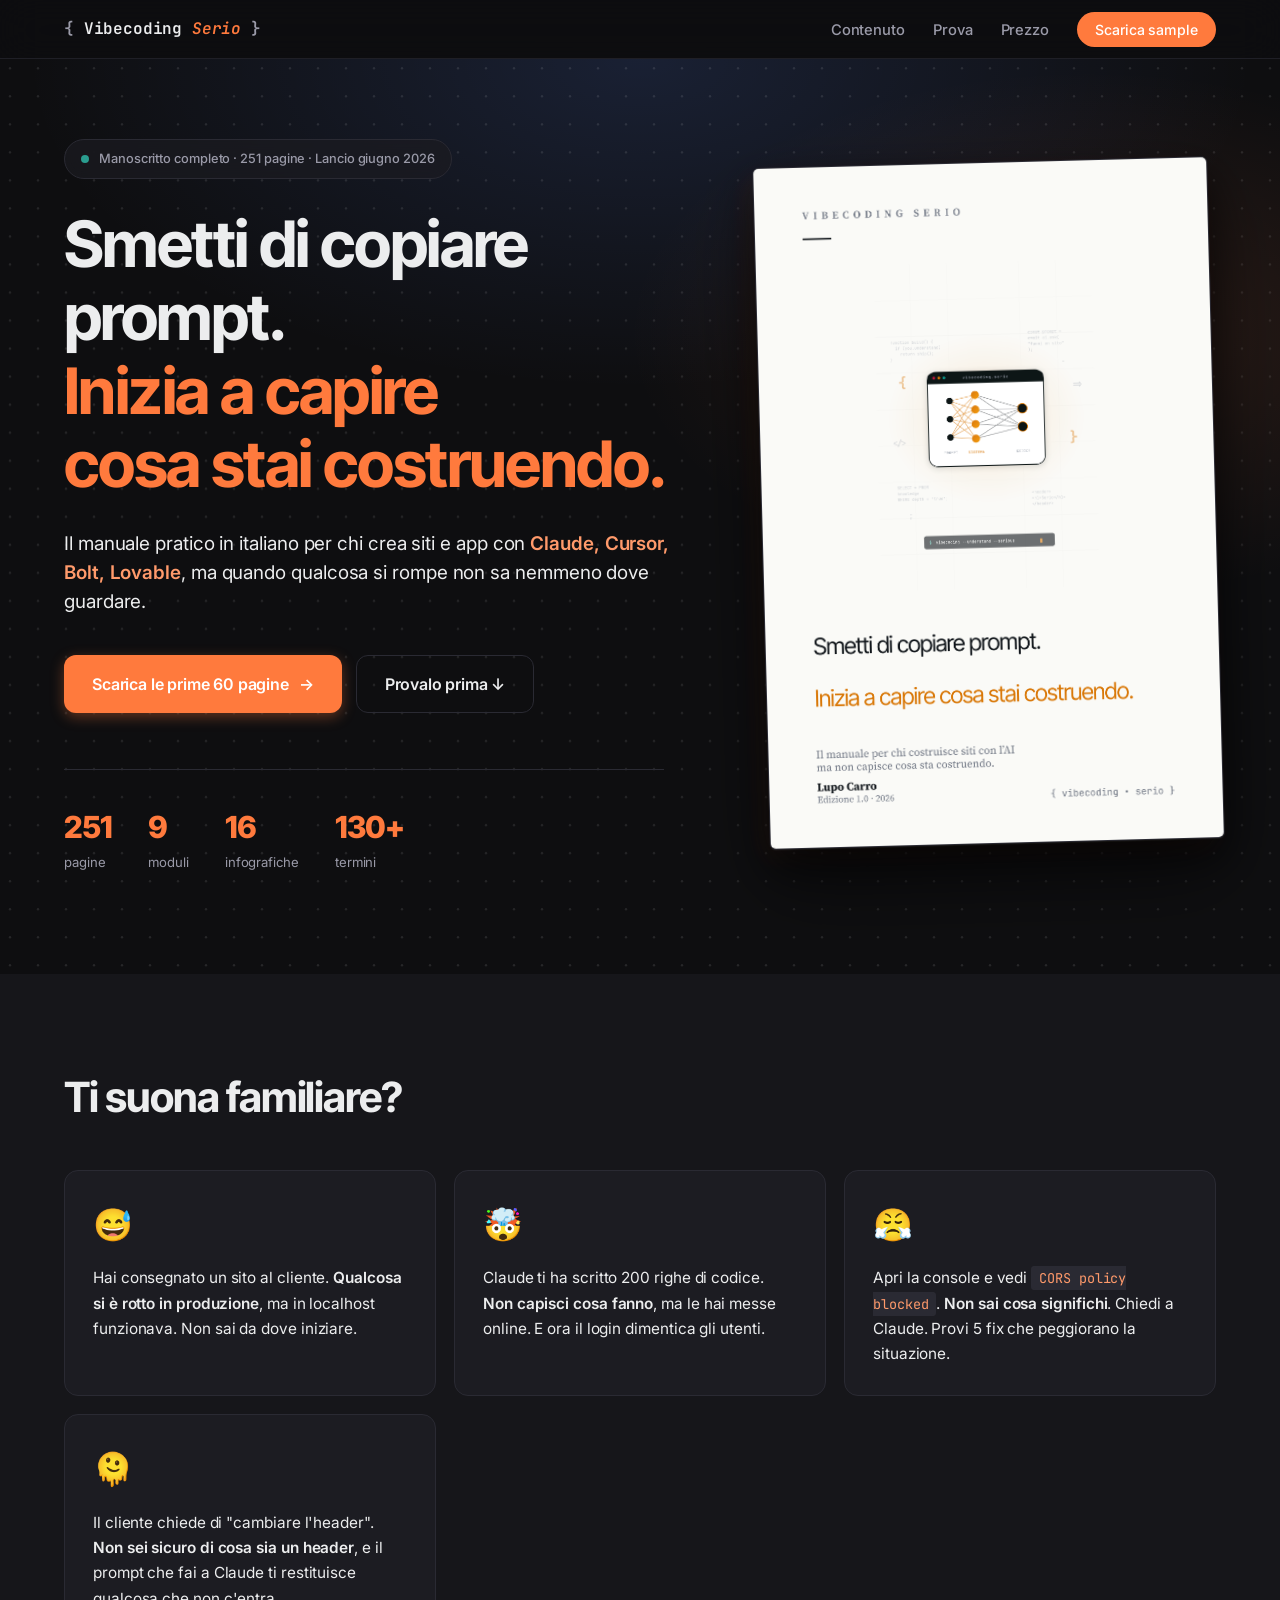
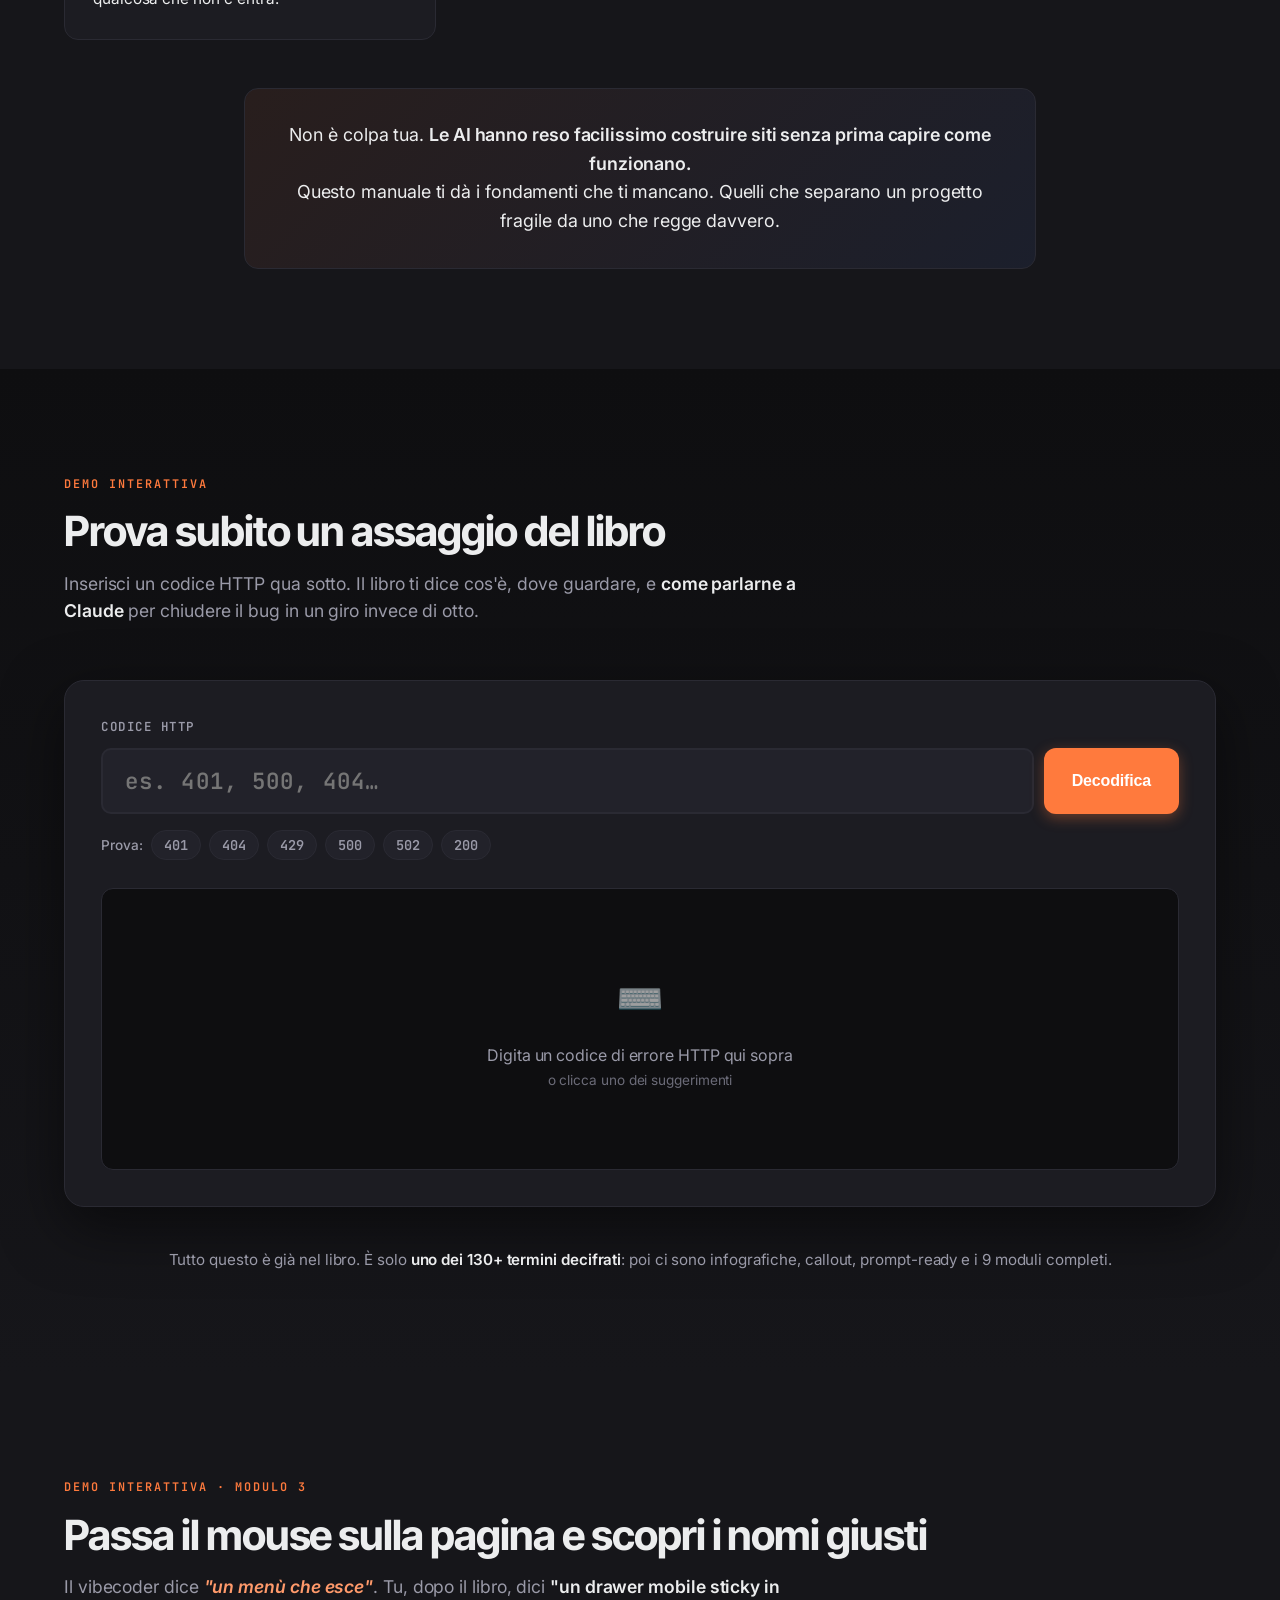
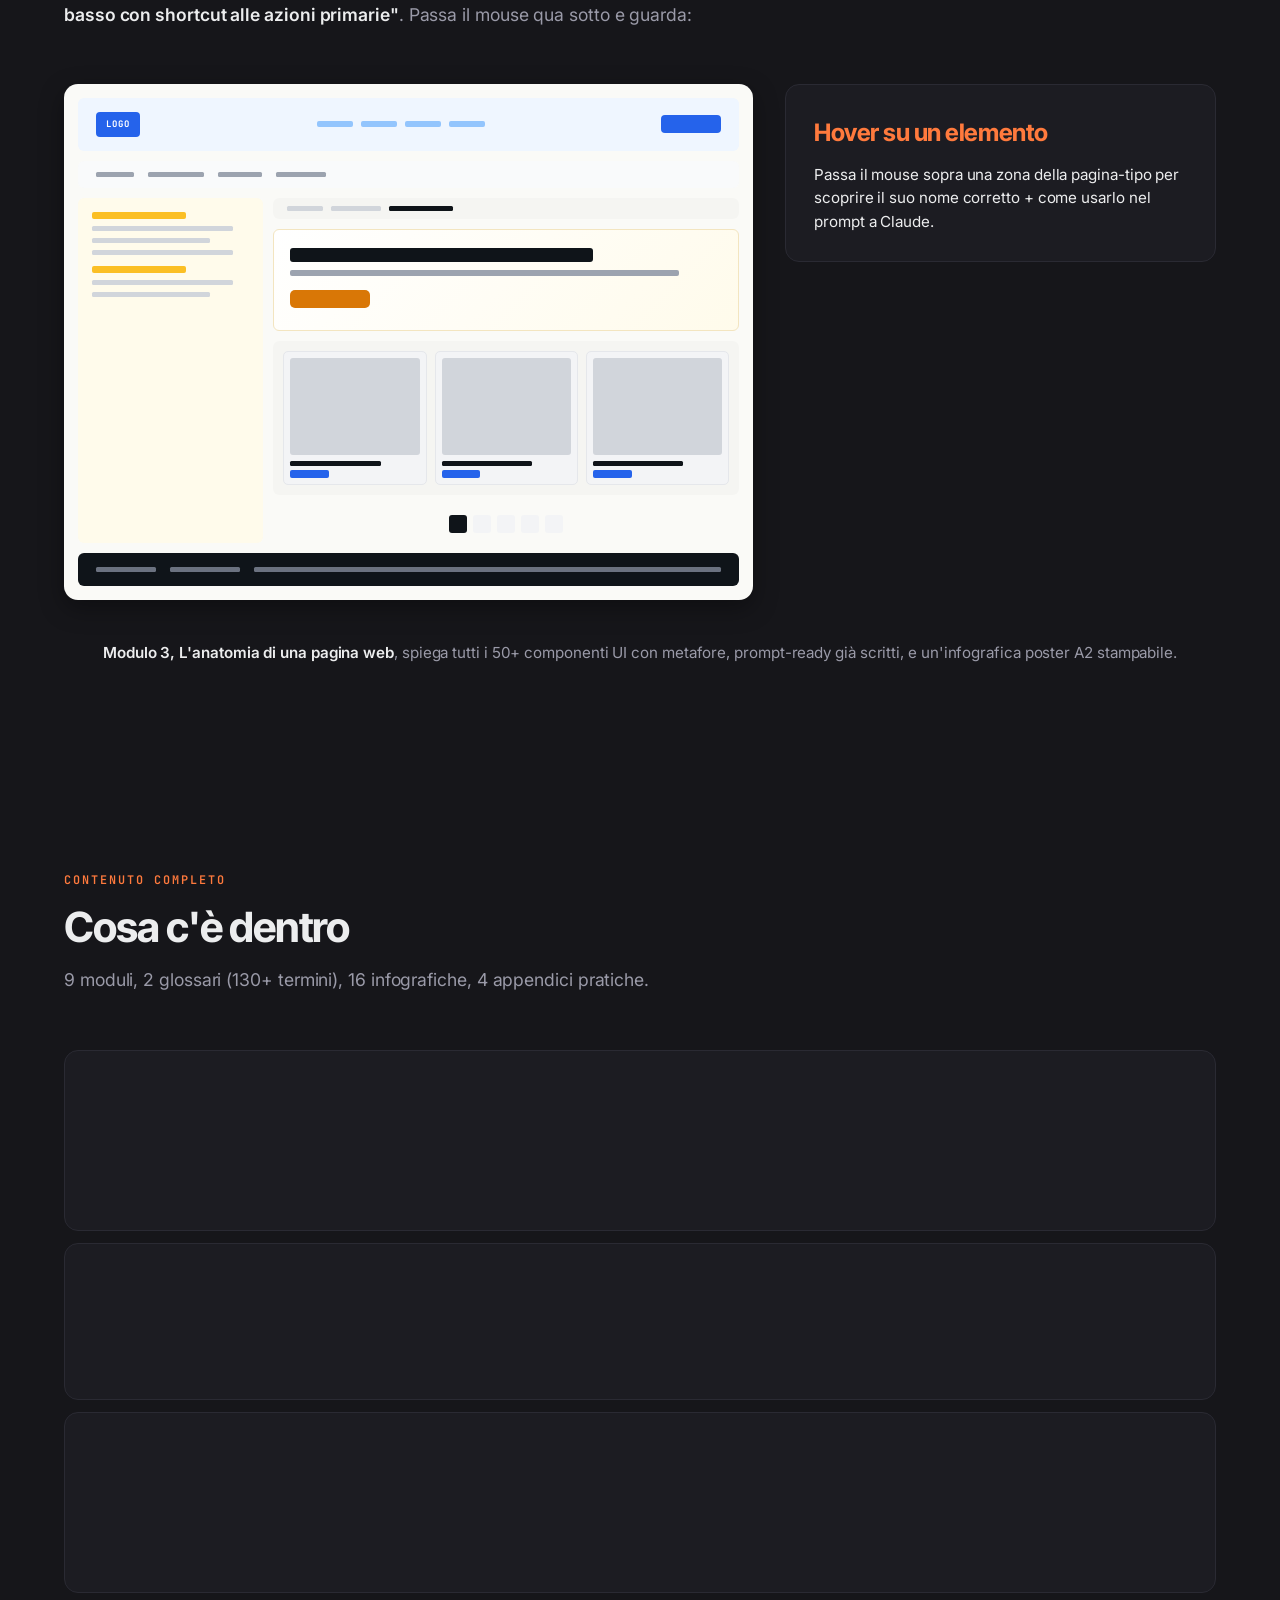
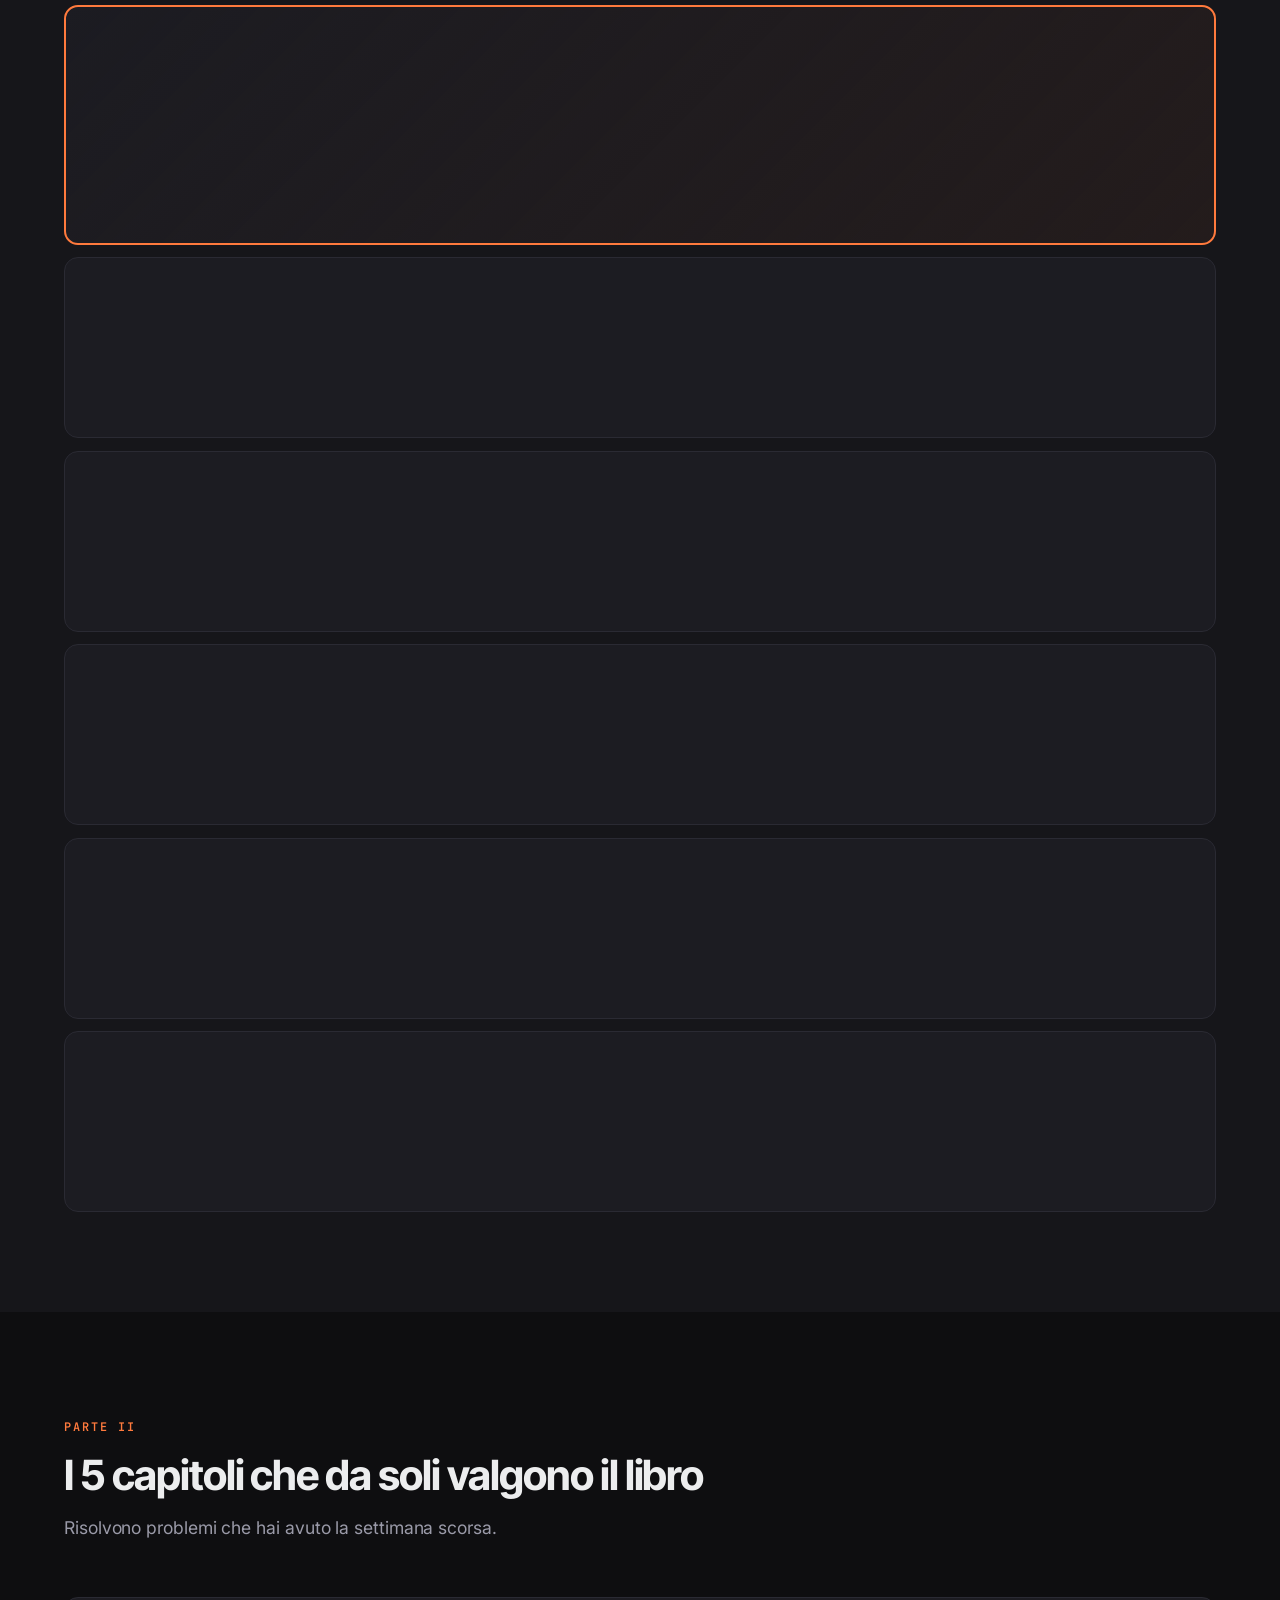
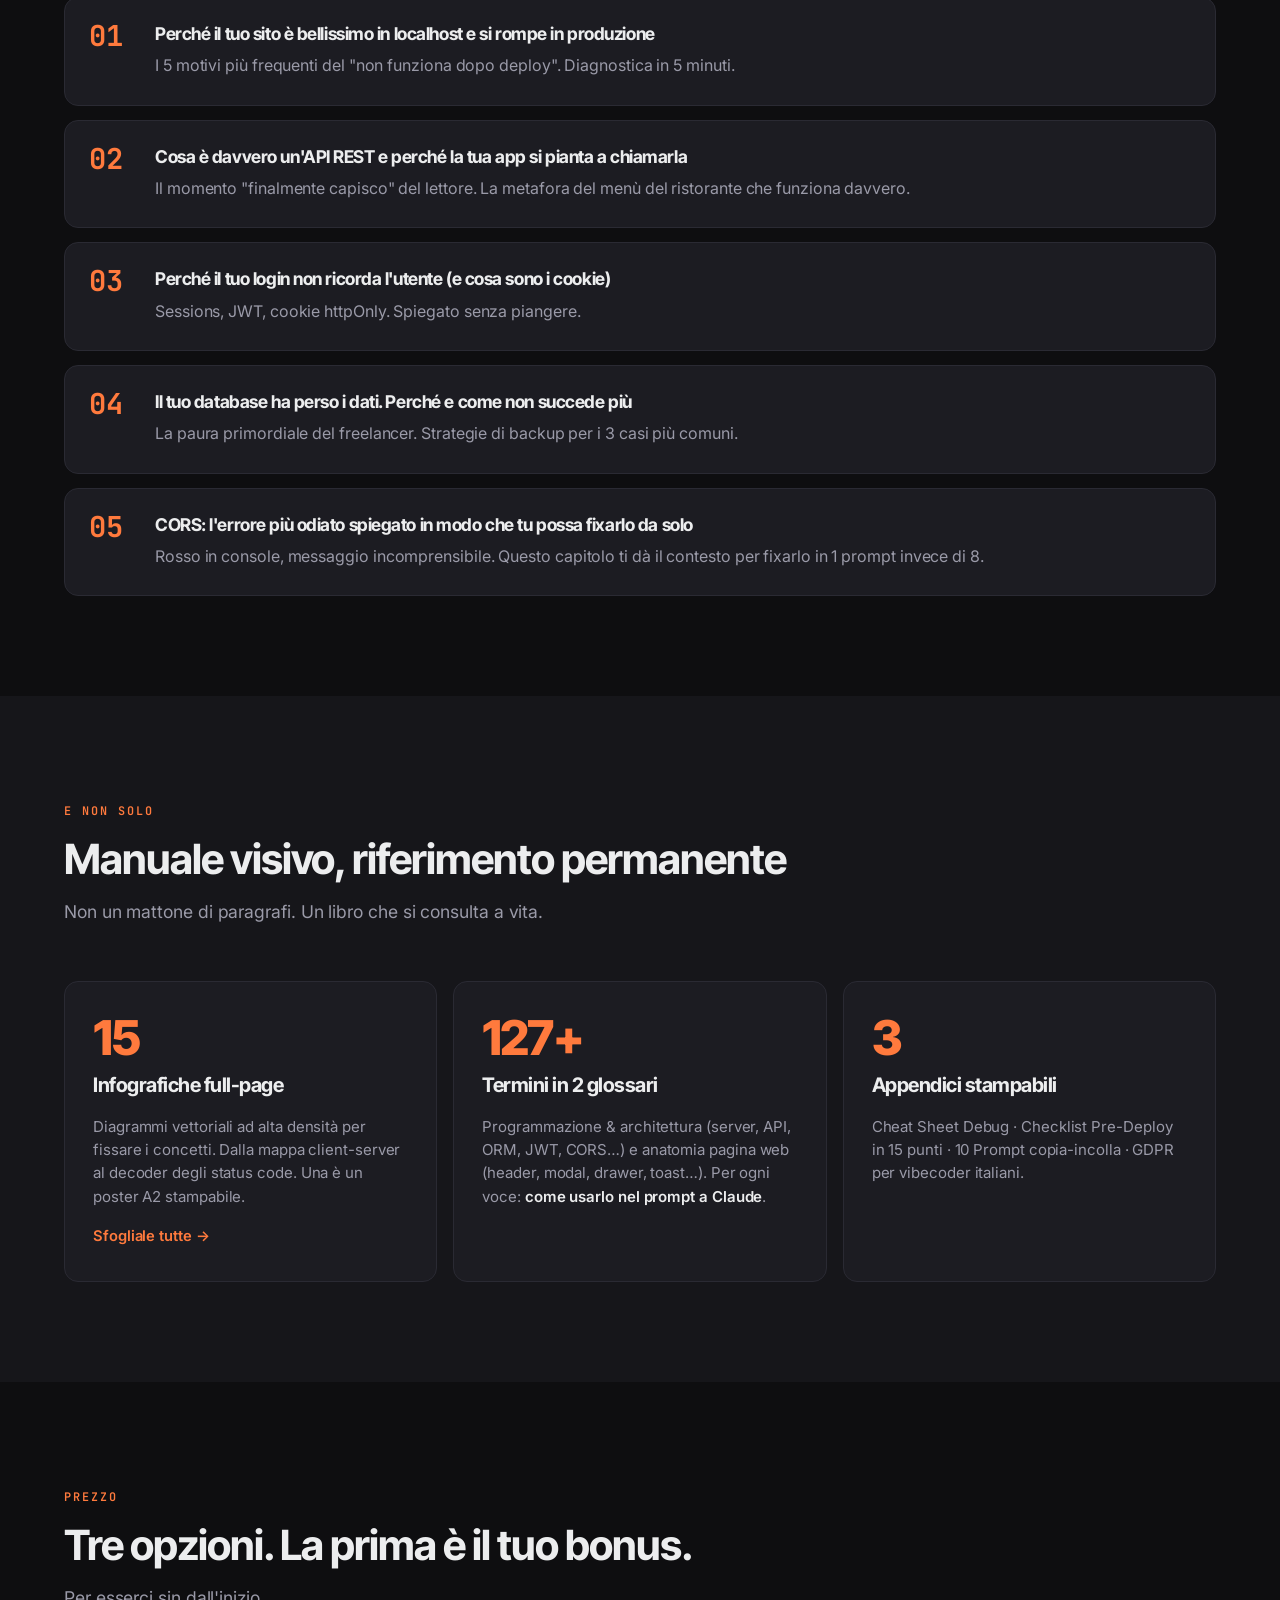
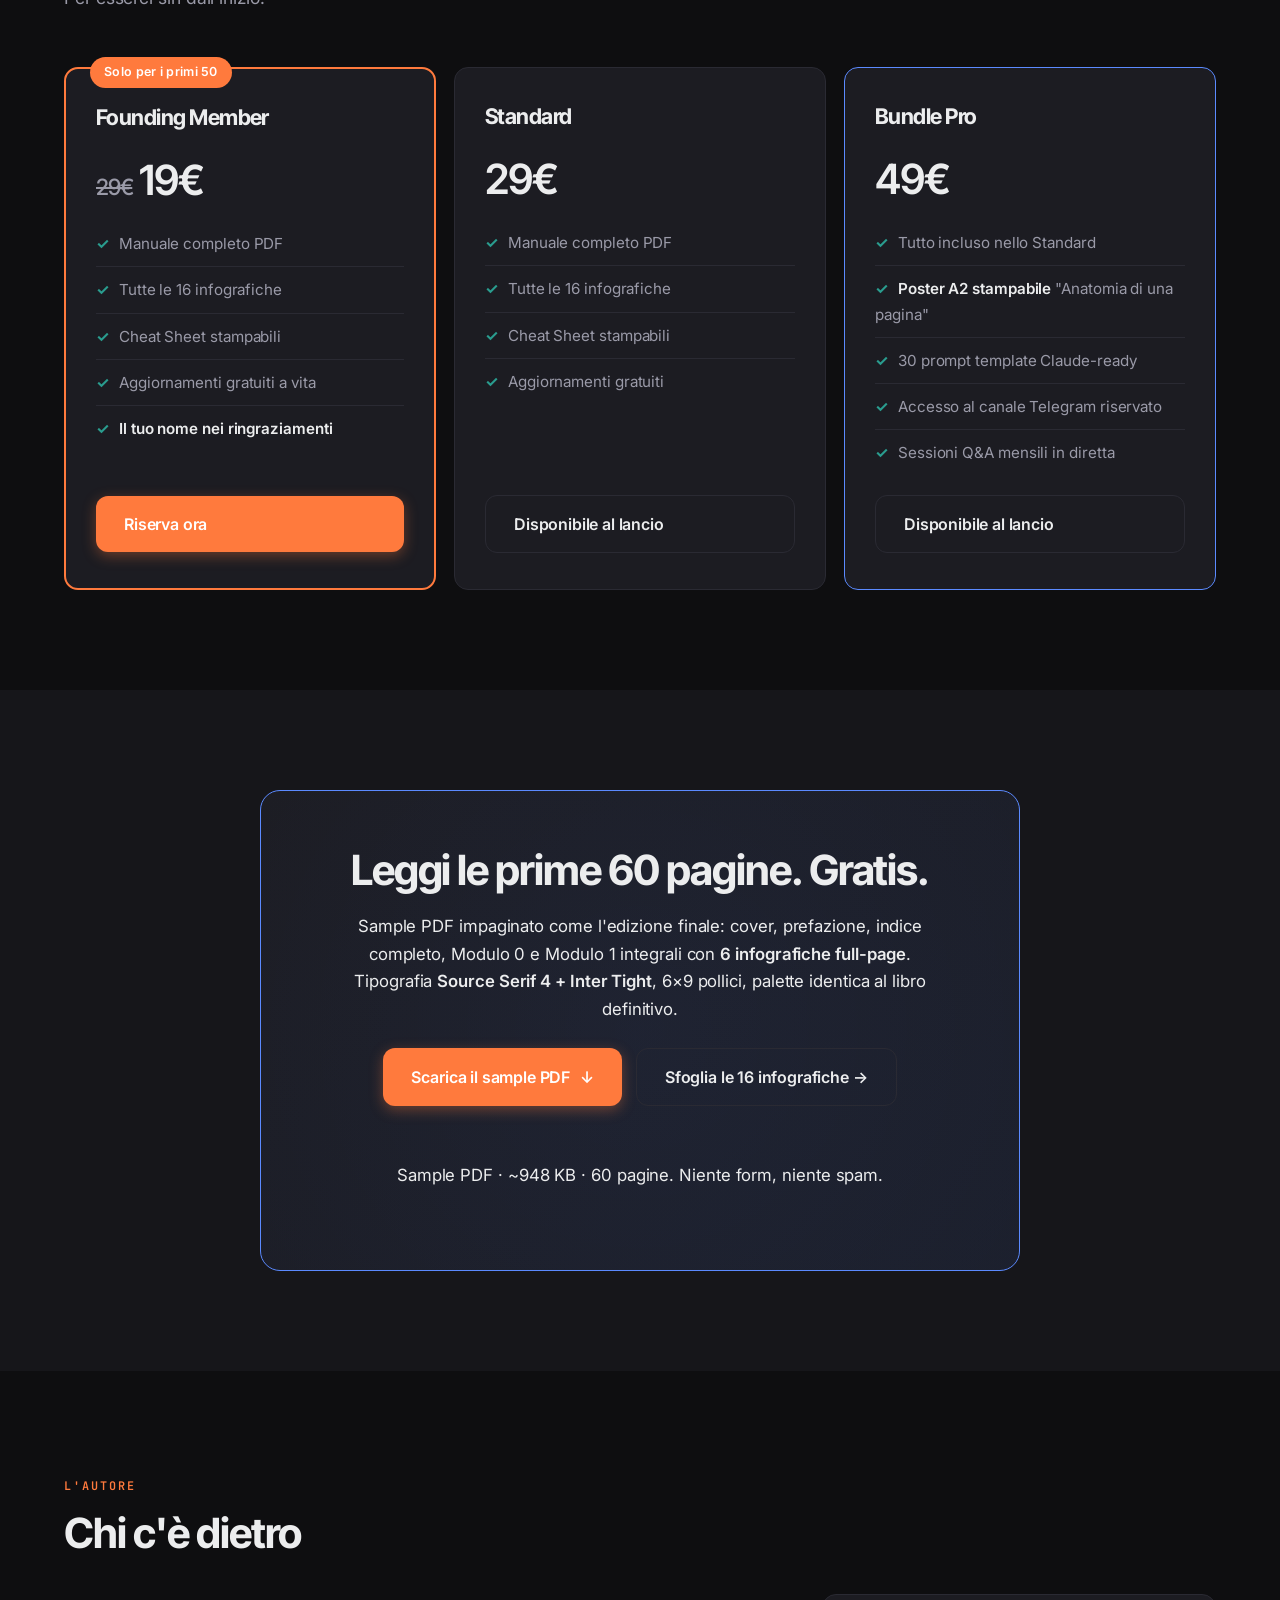
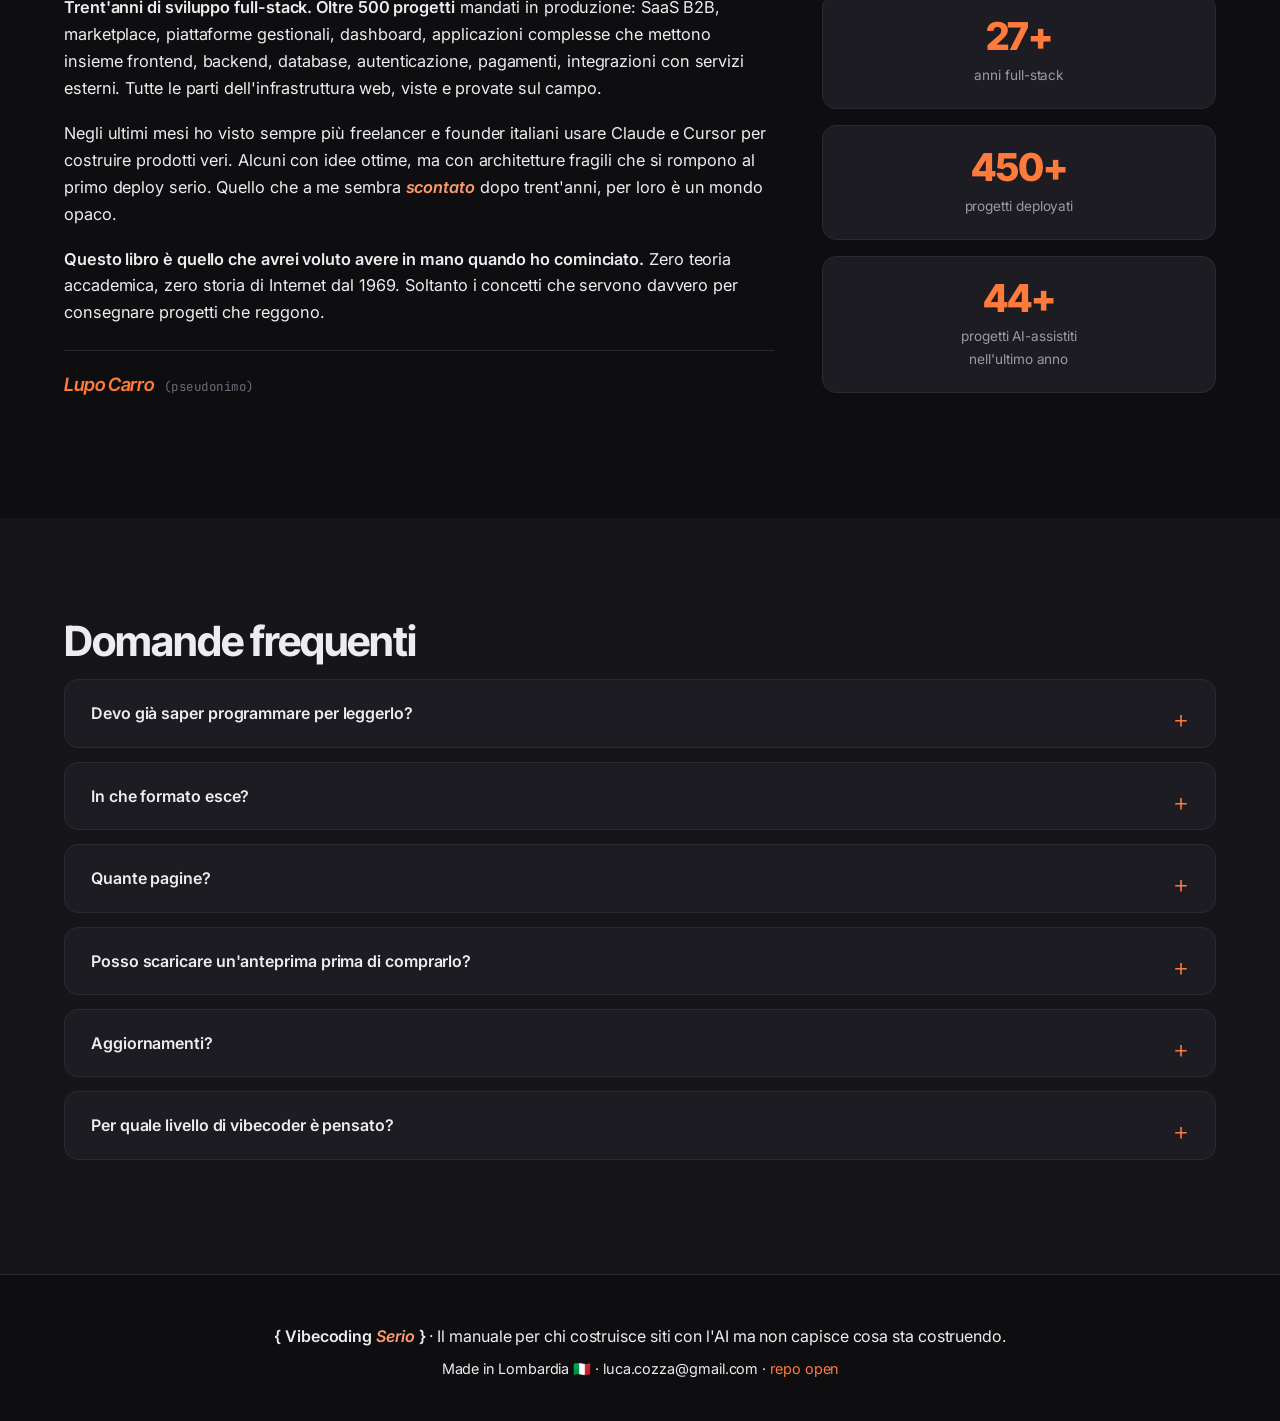
<file: landing/index.html>
<!DOCTYPE html>
<html lang="it">
<head>
  <meta charset="UTF-8">
  <meta name="viewport" content="width=device-width, initial-scale=1.0">
  <title>Vibecoding Serio — Il manuale per chi costruisce siti con l'AI</title>
  <meta name="description" content="Smetti di copiare prompt. Inizia a capire cosa stai costruendo. Il manuale pratico in italiano per freelancer e founder che usano Claude, Cursor, Bolt, Lovable.">
  <meta name="keywords" content="vibecoding, claude, cursor, bolt, lovable, sviluppo web italiano, fondamenti web, manuale programmazione AI">
  <meta property="og:title" content="Vibecoding Serio">
  <meta property="og:description" content="Il manuale per chi costruisce siti con l'AI ma non capisce cosa sta costruendo.">
  <meta property="og:type" content="website">
  <meta property="og:url" content="https://vibecodingserio.vibecanyon.com">
  <meta property="og:image" content="https://vibecodingserio.vibecanyon.com/book-cover.png">
  <link rel="preconnect" href="https://fonts.googleapis.com">
  <link rel="preconnect" href="https://fonts.gstatic.com" crossorigin>
  <link href="https://fonts.googleapis.com/css2?family=Inter+Tight:wght@400;500;600;700;800&family=Inter:wght@400;500;600;700&family=JetBrains+Mono:wght@400;500;600&display=swap" rel="stylesheet">
  <link rel="stylesheet" href="style.css">
  <link rel="icon" href="data:image/svg+xml,<svg xmlns='http://www.w3.org/2000/svg' viewBox='0 0 100 100'><text x='50' y='75' font-size='75' text-anchor='middle' font-family='monospace'>{}</text></svg>">
</head>
<body>

<!-- NAV -->
<nav class="nav">
  <div class="container nav-inner">
    <a href="#top" class="logo"><span class="logo-bracket">{</span> Vibecoding <em>Serio</em> <span class="logo-bracket">}</span></a>
    <ul class="nav-links">
      <li><a href="#contenuto">Contenuto</a></li>
      <li><a href="#prova">Prova</a></li>
      <li><a href="#prezzo">Prezzo</a></li>
      <li><a href="#preorder" class="btn-mini">Scarica sample</a></li>
    </ul>
  </div>
</nav>

<!-- HERO -->
<header id="top" class="hero">
  <div class="container hero-grid">
    <div class="hero-text">
      <span class="badge">
        <span class="badge-dot"></span>
        Manoscritto completo · 251 pagine · Lancio giugno 2026
      </span>
      <h1>
        <span class="hero-title-1">Smetti di copiare prompt.</span>
        <span class="hero-title-2">Inizia a capire <br>cosa stai costruendo.</span>
      </h1>
      <p class="lead">
        Il manuale pratico in italiano per chi crea siti e app con <strong>Claude, Cursor, Bolt, Lovable</strong>, ma quando qualcosa si rompe non sa nemmeno dove guardare.
      </p>
      <div class="cta-group">
        <a href="/vibecoding-serio-sample.pdf" class="btn btn-primary" download>
          <span>Scarica le prime 60 pagine</span>
          <span class="btn-arrow">→</span>
        </a>
        <a href="#prova" class="btn btn-ghost">Provalo prima ↓</a>
      </div>
      <div class="hero-stats">
        <div><strong>251</strong><span>pagine</span></div>
        <div><strong>9</strong><span>moduli</span></div>
        <div><strong>16</strong><span>infografiche</span></div>
        <div><strong>130+</strong><span>termini</span></div>
      </div>
    </div>
    <div class="hero-cover">
      <img src="book-cover.png" alt="Copertina di Vibecoding Serio" loading="eager">
    </div>
  </div>
</header>

<!-- IL DOLORE -->
<section class="problem fade-in">
  <div class="container">
    <h2>Ti suona familiare?</h2>
    <div class="problem-grid">
      <div class="problem-card">
        <div class="problem-emoji">😅</div>
        <p>Hai consegnato un sito al cliente. <strong>Qualcosa si è rotto in produzione</strong>, ma in localhost funzionava. Non sai da dove iniziare.</p>
      </div>
      <div class="problem-card">
        <div class="problem-emoji">🤯</div>
        <p>Claude ti ha scritto 200 righe di codice. <strong>Non capisci cosa fanno</strong>, ma le hai messe online. E ora il login dimentica gli utenti.</p>
      </div>
      <div class="problem-card">
        <div class="problem-emoji">😤</div>
        <p>Apri la console e vedi <code>CORS policy blocked</code>. <strong>Non sai cosa significhi</strong>. Chiedi a Claude. Provi 5 fix che peggiorano la situazione.</p>
      </div>
      <div class="problem-card">
        <div class="problem-emoji">🫠</div>
        <p>Il cliente chiede di "cambiare l'header". <strong>Non sei sicuro di cosa sia un header</strong>, e il prompt che fai a Claude ti restituisce qualcosa che non c'entra.</p>
      </div>
    </div>
    <p class="problem-conclusion">
      Non è colpa tua. <strong>Le AI hanno reso facilissimo costruire siti senza prima capire come funzionano.</strong><br>
      Questo manuale ti dà i fondamenti che ti mancano. Quelli che separano un progetto fragile da uno che regge davvero.
    </p>
  </div>
</section>

<!-- ============================================ -->
<!-- INTERACTIVE: HTTP STATUS CODE DECODER -->
<!-- ============================================ -->
<section id="prova" class="demo fade-in">
  <div class="container">
    <span class="section-tag">DEMO INTERATTIVA</span>
    <h2>Prova subito un assaggio del libro</h2>
    <p class="section-lead">Inserisci un codice HTTP qua sotto. Il libro ti dice cos'è, dove guardare, e <strong>come parlarne a Claude</strong> per chiudere il bug in un giro invece di otto.</p>

    <div class="decoder">
      <div class="decoder-input">
        <label for="status-input">Codice HTTP</label>
        <div class="input-wrapper">
          <input
            type="text"
            id="status-input"
            placeholder="es. 401, 500, 404…"
            inputmode="numeric"
            maxlength="3"
            autocomplete="off">
          <button id="decode-btn" class="btn btn-primary btn-decode">Decodifica</button>
        </div>
        <div class="decoder-suggestions">
          <span class="suggestion-label">Prova:</span>
          <button class="suggestion" data-code="401">401</button>
          <button class="suggestion" data-code="404">404</button>
          <button class="suggestion" data-code="429">429</button>
          <button class="suggestion" data-code="500">500</button>
          <button class="suggestion" data-code="502">502</button>
          <button class="suggestion" data-code="200">200</button>
        </div>
      </div>

      <div id="decoder-output" class="decoder-output decoder-empty">
        <div class="decoder-placeholder">
          <div class="placeholder-icon">⌨️</div>
          <p>Digita un codice di errore HTTP qui sopra</p>
          <p class="placeholder-hint">o clicca uno dei suggerimenti</p>
        </div>
      </div>
    </div>

    <p class="demo-footer">
      Tutto questo è già nel libro. È solo <strong>uno dei 130+ termini decifrati</strong>: poi ci sono infografiche, callout, prompt-ready e i 9 moduli completi.
    </p>
  </div>
</section>

<!-- ============================================ -->
<!-- INTERACTIVE: ANATOMIA PAGINA HOVERABLE -->
<!-- ============================================ -->
<section class="anatomia fade-in">
  <div class="container">
    <span class="section-tag">DEMO INTERATTIVA · MODULO 3</span>
    <h2>Passa il mouse sulla pagina e scopri i nomi giusti</h2>
    <p class="section-lead">Il vibecoder dice <em>"un menù che esce"</em>. Tu, dopo il libro, dici <strong>"un drawer mobile sticky in basso con shortcut alle azioni primarie"</strong>. Passa il mouse qua sotto e guarda:</p>

    <div class="anatomy-wrapper">
      <div class="anatomy-mockup" id="anatomy-mockup">
        <!-- HEADER -->
        <div class="anat-block anat-header" data-name="Header" data-desc="La fascia in cima alla pagina con logo, nav e CTA. Spesso sticky.">
          <div class="anat-logo">LOGO</div>
          <div class="anat-navlinks">
            <span></span><span></span><span></span><span></span>
          </div>
          <div class="anat-cta"></div>
        </div>

        <!-- NAV BAR sub -->
        <div class="anat-block anat-nav" data-name="Navbar (sub)" data-desc="Barra di navigazione secondaria sotto l'header, con link orizzontali ai sotto-livelli del sito.">
          <span></span><span></span><span></span><span></span>
        </div>

        <div class="anat-row">
          <!-- SIDEBAR -->
          <div class="anat-block anat-sidebar" data-name="Sidebar" data-desc="Colonna laterale con filtri, indice, profilo. Su mobile diventa drawer.">
            <div class="anat-side-title"></div>
            <div class="anat-side-item"></div>
            <div class="anat-side-item"></div>
            <div class="anat-side-item"></div>
            <div class="anat-side-title"></div>
            <div class="anat-side-item"></div>
            <div class="anat-side-item"></div>
          </div>

          <!-- MAIN -->
          <div class="anat-main">
            <!-- BREADCRUMB -->
            <div class="anat-block anat-breadcrumb" data-name="Breadcrumb" data-desc="Traccia 'sei qui': Home > Categoria > Sotto > Pagina. Aiuta a tornare indietro.">
              <span></span><span></span><span></span>
            </div>
            <!-- HERO -->
            <div class="anat-block anat-hero" data-name="Hero" data-desc="Banda alta sopra la fold: titolo grande, sottotitolo, CTA primaria. La prima impressione.">
              <div class="anat-h1"></div>
              <div class="anat-sub"></div>
              <div class="anat-hero-cta"></div>
            </div>
            <!-- GRID di CARD -->
            <div class="anat-block anat-grid" data-name="Grid di Card" data-desc="Griglia 2D di card prodotto. Su mobile collassa in 1 colonna.">
              <div class="anat-card">
                <div class="anat-card-img"></div>
                <div class="anat-card-title"></div>
                <div class="anat-card-cta"></div>
              </div>
              <div class="anat-card">
                <div class="anat-card-img"></div>
                <div class="anat-card-title"></div>
                <div class="anat-card-cta"></div>
              </div>
              <div class="anat-card">
                <div class="anat-card-img"></div>
                <div class="anat-card-title"></div>
                <div class="anat-card-cta"></div>
              </div>
            </div>
            <!-- PAGINATION -->
            <div class="anat-block anat-pagination" data-name="Pagination" data-desc="« 1 2 3 ... » per sfogliare liste lunghe a blocchi.">
              <span class="active"></span><span></span><span></span><span></span><span></span>
            </div>
          </div>
        </div>

        <!-- FOOTER -->
        <div class="anat-block anat-footer" data-name="Footer" data-desc="La fascia in fondo: link legali, social, copyright, newsletter signup.">
          <div></div><div></div><div></div>
        </div>
      </div>

      <div class="anatomy-tooltip" id="anatomy-tooltip">
        <div class="tt-name">Hover su un elemento</div>
        <div class="tt-desc">Passa il mouse sopra una zona della pagina-tipo per scoprire il suo nome corretto + come usarlo nel prompt a Claude.</div>
      </div>
    </div>

    <p class="demo-footer">
      <strong>Modulo 3, L'anatomia di una pagina web</strong>, spiega tutti i 50+ componenti UI con metafore, prompt-ready già scritti, e un'infografica poster A2 stampabile.
    </p>
  </div>
</section>

<!-- COSA IMPARI -->
<section id="contenuto" class="content fade-in">
  <div class="container">
    <span class="section-tag">CONTENUTO COMPLETO</span>
    <h2>Cosa c'è dentro</h2>
    <p class="section-lead">9 moduli, 2 glossari (130+ termini), 16 infografiche, 4 appendici pratiche.</p>

    <div class="modules">

      <article class="module">
        <div class="module-num">00</div>
        <div class="module-body">
          <h3>Le parole che ti servono per partire</h3>
          <p>Cosa significa davvero <em>deploy</em>, <em>produzione</em>, <em>ambiente</em>. Differenza tra <strong>server, hosting, dominio, DNS</strong>. Cos'è FTP, SSH, Git. Cos'è una libreria, un framework, un pacchetto, un'API, un SDK.</p>
          <div class="module-meta">
            <span>14 pagine</span>
            <span>4 capitoli</span>
            <span>4 infografiche</span>
          </div>
        </div>
      </article>

      <article class="module">
        <div class="module-num">01</div>
        <div class="module-body">
          <h3>Cosa sta succedendo davvero quando premi "Deploy"</h3>
          <p>La mappa del territorio: browser, DNS, CDN, server, database. Cosa fa Claude quando scrivi un prompt. Il viaggio del click in 8 passi.</p>
          <div class="module-meta">
            <span>14 pagine</span>
            <span>4 capitoli</span>
            <span>2 infografiche</span>
          </div>
        </div>
      </article>

      <article class="module">
        <div class="module-num">02</div>
        <div class="module-body">
          <h3>Client e server: chi fa cosa</h3>
          <p>La distinzione più importante che il vibecoder non capisce. Quali linguaggi vivono lato browser (React, Vue, HTML/CSS), quali lato server (Node, PHP, Python). Perché JavaScript è speciale (gira in entrambi).</p>
          <div class="module-meta">
            <span>18 pagine</span>
            <span>5 capitoli</span>
            <span>3 infografiche</span>
          </div>
        </div>
      </article>

      <article class="module module-highlight">
        <div class="module-num">03</div>
        <div class="module-body">
          <span class="module-flag">★ Modulo bandiera</span>
          <h3>L'anatomia di una pagina web</h3>
          <p>Modulo super-visivo. Disegno di una pagina-tipo annotato con TUTTI i nomi corretti: <strong>header, navbar, sidebar, hero, card, modal, drawer, accordion, toast, breadcrumb, stepper, skeleton loader…</strong> Imparerai a descrivere ciò che vuoi a Claude in modo che lui capisca al primo colpo.</p>
          <div class="module-meta">
            <span>22 pagine</span>
            <span>5 capitoli</span>
            <span>5 infografiche</span>
          </div>
        </div>
      </article>

      <article class="module">
        <div class="module-num">04</div>
        <div class="module-body">
          <h3>Il browser è stupido (ma fa tutto lui)</h3>
          <p>HTML, CSS, JavaScript, DOM, React. Server Components vs Client Components in Next.js. Perché il tuo CSS è bello su Figma e brutto su iPhone SE.</p>
          <div class="module-meta">
            <span>18 pagine</span>
            <span>5 capitoli</span>
          </div>
        </div>
      </article>

      <article class="module">
        <div class="module-num">05</div>
        <div class="module-body">
          <h3>Il server è il cameriere che nessuno vede</h3>
          <p>Cos'è un'API REST con la metafora del menu del ristorante. I verbi HTTP (GET, POST, PUT, DELETE). I codici di stato decifrati: 200, 404, 401, 500. Headers, body, JSON.</p>
          <div class="module-meta">
            <span>20 pagine</span>
            <span>5 capitoli</span>
            <span>1 infografica</span>
          </div>
        </div>
      </article>

      <article class="module">
        <div class="module-num">06</div>
        <div class="module-body">
          <h3>Il database non è un foglio Excel (quasi)</h3>
          <p>Tabelle, righe, chiavi primarie. SQL in 10 minuti. Differenza tra <strong>SQL e NoSQL</strong>, Supabase vs Firebase. Cosa è una migration. Backup senza piangere.</p>
          <div class="module-meta">
            <span>18 pagine</span>
            <span>5 capitoli</span>
          </div>
        </div>
      </article>

      <article class="module">
        <div class="module-num">07</div>
        <div class="module-body">
          <h3>Il viaggio del click in produzione</h3>
          <p>DNS spiegato bene. HTTPS e certificati SSL. Nginx come reverse proxy. Variabili d'ambiente. Cookie, sessioni, JWT. CORS in 3 paragrafi.</p>
          <div class="module-meta">
            <span>22 pagine</span>
            <span>6 capitoli</span>
            <span>1 infografica</span>
          </div>
        </div>
      </article>

      <article class="module">
        <div class="module-num">08</div>
        <div class="module-body">
          <h3>Parlare a Claude come uno sviluppatore</h3>
          <p>Tutto quello che hai imparato si traduce in prompt migliori. Pattern fisso: prompt vago → prompt informato. Spiegare un bug senza sapere il bug. Il ciclo debug del vibecoder serio.</p>
          <div class="module-meta">
            <span>16 pagine</span>
            <span>5 capitoli</span>
          </div>
        </div>
      </article>

    </div>
  </div>
</section>

<!-- 5 QUICK WINS -->
<section class="quickwins fade-in">
  <div class="container">
    <span class="section-tag">PARTE II</span>
    <h2>I 5 capitoli che da soli valgono il libro</h2>
    <p class="section-lead">Risolvono problemi che hai avuto la settimana scorsa.</p>
    <ol class="quickwins-list">
      <li>
        <h4>Perché il tuo sito è bellissimo in localhost e si rompe in produzione</h4>
        <p>I 5 motivi più frequenti del "non funziona dopo deploy". Diagnostica in 5 minuti.</p>
      </li>
      <li>
        <h4>Cosa è davvero un'API REST e perché la tua app si pianta a chiamarla</h4>
        <p>Il momento "finalmente capisco" del lettore. La metafora del menù del ristorante che funziona davvero.</p>
      </li>
      <li>
        <h4>Perché il tuo login non ricorda l'utente (e cosa sono i cookie)</h4>
        <p>Sessions, JWT, cookie httpOnly. Spiegato senza piangere.</p>
      </li>
      <li>
        <h4>Il tuo database ha perso i dati. Perché e come non succede più</h4>
        <p>La paura primordiale del freelancer. Strategie di backup per i 3 casi più comuni.</p>
      </li>
      <li>
        <h4>CORS: l'errore più odiato spiegato in modo che tu possa fixarlo da solo</h4>
        <p>Rosso in console, messaggio incomprensibile. Questo capitolo ti dà il contesto per fixarlo in 1 prompt invece di 8.</p>
      </li>
    </ol>
  </div>
</section>

<!-- E NON SOLO — bonus + glossari + infografiche in 1 sezione -->
<section class="extras fade-in">
  <div class="container">
    <span class="section-tag">E NON SOLO</span>
    <h2>Manuale visivo, riferimento permanente</h2>
    <p class="section-lead">Non un mattone di paragrafi. Un libro che si consulta a vita.</p>

    <div class="extras-grid">
      <div class="extras-card">
        <div class="extras-num">16</div>
        <h3>Infografiche full-page</h3>
        <p>Diagrammi vettoriali ad alta densità per fissare i concetti. Dalla mappa client-server al decoder degli status code. Una è un poster A2 stampabile.</p>
        <a href="/infografiche/" class="link-arrow">Sfogliale tutte →</a>
      </div>
      <div class="extras-card">
        <div class="extras-num">130+</div>
        <h3>Termini in 2 glossari</h3>
        <p>Programmazione &amp; architettura (server, API, ORM, JWT, CORS…) e anatomia pagina web (header, modal, drawer, toast…). Per ogni voce: <strong>come usarlo nel prompt a Claude</strong>.</p>
      </div>
      <div class="extras-card">
        <div class="extras-num">4</div>
        <h3>Appendici stampabili</h3>
        <p>Cheat Sheet Debug · Checklist Pre-Deploy in 15 punti · 10 Prompt copia-incolla · GDPR per vibecoder italiani.</p>
      </div>
    </div>
  </div>
</section>

<!-- PRICING -->
<section id="prezzo" class="pricing fade-in">
  <div class="container">
    <span class="section-tag">PREZZO</span>
    <h2>Tre opzioni. La prima è il tuo bonus.</h2>
    <p class="section-lead">Per esserci sin dall'inizio.</p>
    <div class="pricing-grid">

      <div class="pricing-card pricing-early">
        <span class="pricing-tag">Solo per i primi 50</span>
        <h3>Founding Member</h3>
        <p class="price"><span class="price-old">29€</span> <strong>19€</strong></p>
        <ul>
          <li>Manuale completo PDF</li>
          <li>Tutte le 16 infografiche</li>
          <li>Cheat Sheet stampabili</li>
          <li>Aggiornamenti gratuiti a vita</li>
          <li><strong>Il tuo nome nei ringraziamenti</strong></li>
        </ul>
        <a href="#preorder" class="btn btn-primary">Riserva ora</a>
      </div>

      <div class="pricing-card">
        <h3>Standard</h3>
        <p class="price"><strong>29€</strong></p>
        <ul>
          <li>Manuale completo PDF</li>
          <li>Tutte le 16 infografiche</li>
          <li>Cheat Sheet stampabili</li>
          <li>Aggiornamenti gratuiti</li>
        </ul>
        <a href="#preorder" class="btn btn-ghost">Disponibile al lancio</a>
      </div>

      <div class="pricing-card pricing-pro">
        <h3>Bundle Pro</h3>
        <p class="price"><strong>49€</strong></p>
        <ul>
          <li>Tutto incluso nello Standard</li>
          <li><strong>Poster A2 stampabile</strong> "Anatomia di una pagina"</li>
          <li>30 prompt template Claude-ready</li>
          <li>Accesso al canale Telegram riservato</li>
          <li>Sessioni Q&amp;A mensili in diretta</li>
        </ul>
        <a href="#preorder" class="btn btn-ghost">Disponibile al lancio</a>
      </div>

    </div>
  </div>
</section>

<!-- SAMPLE DOWNLOAD -->
<section id="preorder" class="preorder fade-in">
  <div class="container">
    <div class="preorder-card">
      <h2>Leggi le prime 60 pagine. Gratis.</h2>
      <p>
        Sample PDF impaginato come l'edizione finale: cover, prefazione, indice completo, Modulo 0 e Modulo 1 integrali con <strong>6 infografiche full-page</strong>. Tipografia <strong>Source Serif 4 + Inter Tight</strong>, 6×9 pollici, palette identica al libro definitivo.
      </p>
      <div class="cta-group" style="justify-content: center; margin-top: 12px;">
        <a href="/vibecoding-serio-sample.pdf" class="btn btn-primary" download>
          <span>Scarica il sample PDF</span>
          <span class="btn-arrow">↓</span>
        </a>
        <a href="/infografiche/" class="btn btn-ghost">Sfoglia le 16 infografiche →</a>
      </div>
      <p class="preorder-note">Sample PDF · ~948 KB · 60 pagine. Niente form, niente spam.</p>
    </div>
  </div>
</section>

<!-- ABOUT — autore -->
<section class="about fade-in">
  <div class="container">
    <span class="section-tag">L'AUTORE</span>
    <h2>Chi c'è dietro</h2>
    <div class="about-grid">
      <div class="about-text">
        <p><strong>Trent'anni di sviluppo full-stack. Oltre 500 progetti</strong> mandati in produzione: SaaS B2B, marketplace, piattaforme gestionali, dashboard, applicazioni complesse che mettono insieme frontend, backend, database, autenticazione, pagamenti, integrazioni con servizi esterni. Tutte le parti dell'infrastruttura web, viste e provate sul campo.</p>
        <p>Negli ultimi mesi ho visto sempre più freelancer e founder italiani usare Claude e Cursor per costruire prodotti veri. Alcuni con idee ottime, ma con architetture fragili che si rompono al primo deploy serio. Quello che a me sembra <em>scontato</em> dopo trent'anni, per loro è un mondo opaco.</p>
        <p><strong>Questo libro è quello che avrei voluto avere in mano quando ho cominciato.</strong> Zero teoria accademica, zero storia di Internet dal 1969. Soltanto i concetti che servono davvero per consegnare progetti che reggono.</p>
        <p class="about-signature"><em>Lupo Carro</em> <span class="about-pseudo">(pseudonimo)</span></p>
      </div>
      <div class="about-stats">
        <div class="about-stat"><strong>30+</strong><span>anni full-stack</span></div>
        <div class="about-stat"><strong>500+</strong><span>progetti deployati</span></div>
        <div class="about-stat"><strong>50+</strong><span>progetti AI-assistiti<br>nell'ultimo anno</span></div>
      </div>
    </div>
  </div>
</section>

<!-- FAQ -->
<section class="faq fade-in">
  <div class="container">
    <h2>Domande frequenti</h2>
    <details>
      <summary>Devo già saper programmare per leggerlo?</summary>
      <p>No. Il libro parte da zero. È scritto apposta per chi <em>non</em> sa programmare ma sta già costruendo cose con l'AI. Se sei un developer senior, lascia stare: ti annoieresti dopo dieci pagine.</p>
    </details>
    <details>
      <summary>In che formato esce?</summary>
      <p>PDF (versione principale). Una versione lite EPUB sarà su Amazon KDP a 4.99€. Il PDF è ottimizzato per lettura su tablet/laptop e per la stampa.</p>
    </details>
    <details>
      <summary>Quante pagine?</summary>
      <p>251 pagine, 8-9 ore di lettura. Pensato per essere letto a pezzi (lineare, Quick Wins, riferimento). I glossari da soli sono ~32 pagine, consultabili come dizionario.</p>
    </details>
    <details>
      <summary>Posso scaricare un'anteprima prima di comprarlo?</summary>
      <p>Sì. <a href="/vibecoding-serio-sample.pdf" download>Le prime 60 pagine</a> sono gratis: cover, prefazione, indice completo, Modulo 0 e Modulo 1 integrali con 6 infografiche. Niente form da compilare, niente email da lasciare. Clicca e scarichi.</p>
    </details>
    <details>
      <summary>Aggiornamenti?</summary>
      <p>Gli stack tech cambiano in fretta. Per chi compra ci saranno aggiornamenti gratuiti a vita (versione 1.1, 2.0…). Non rifaccio mai pagare la stessa edizione.</p>
    </details>
    <details>
      <summary>Per quale livello di vibecoder è pensato?</summary>
      <p>Per chi ha già messo le mani su qualcosa con Claude/Cursor/Bolt/Lovable e ha capito che non capisce. Non per chi parte da zero zero, e non per chi è già developer senior. Sta esattamente nel mezzo.</p>
    </details>
  </div>
</section>

<!-- FOOTER -->
<footer class="footer">
  <div class="container">
    <p><strong>{ Vibecoding <em>Serio</em> }</strong> · Il manuale per chi costruisce siti con l'AI ma non capisce cosa sta costruendo.</p>
    <p class="footer-meta">
      Made in Lombardia 🇮🇹 · luca.cozza@gmail.com · <a href="https://github.com/cozzagit/vibecoding-serio">repo open</a>
    </p>
  </div>
</footer>

<script src="script.js"></script>

</body>
</html>
</file>
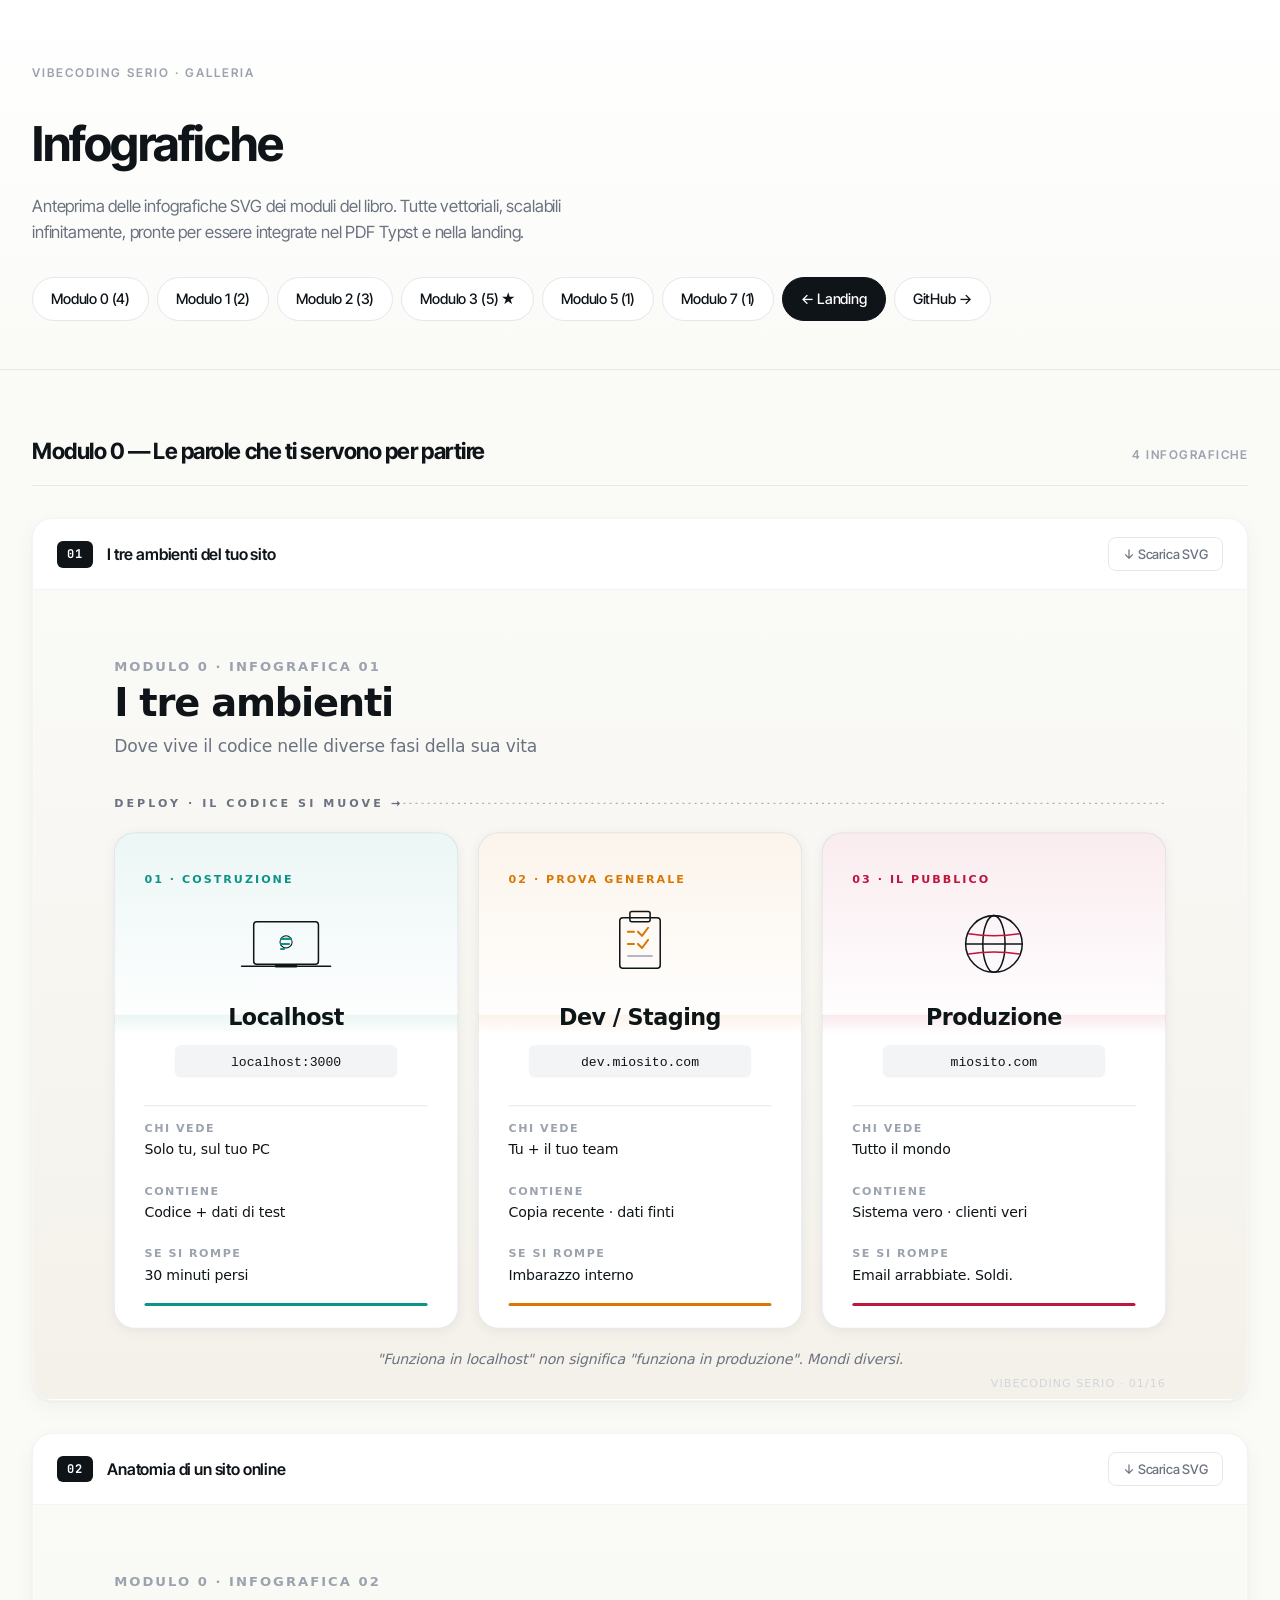
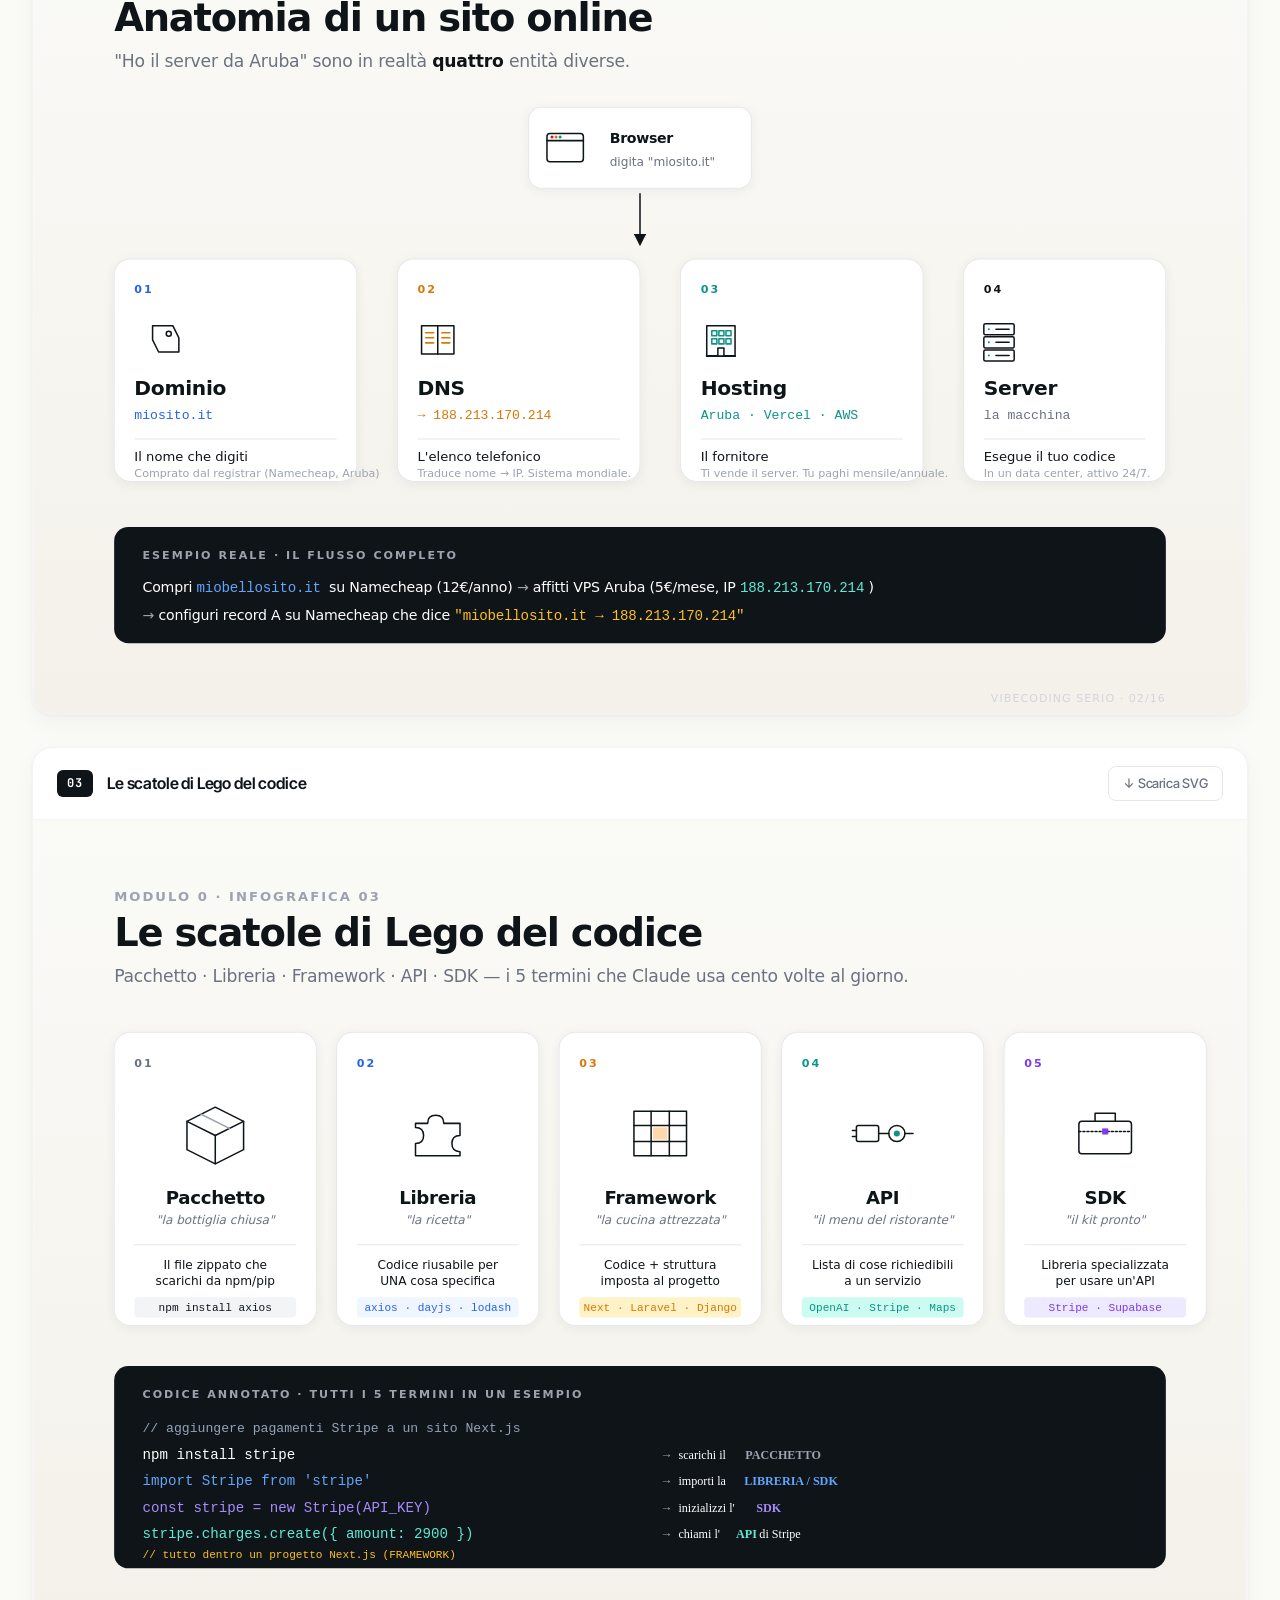
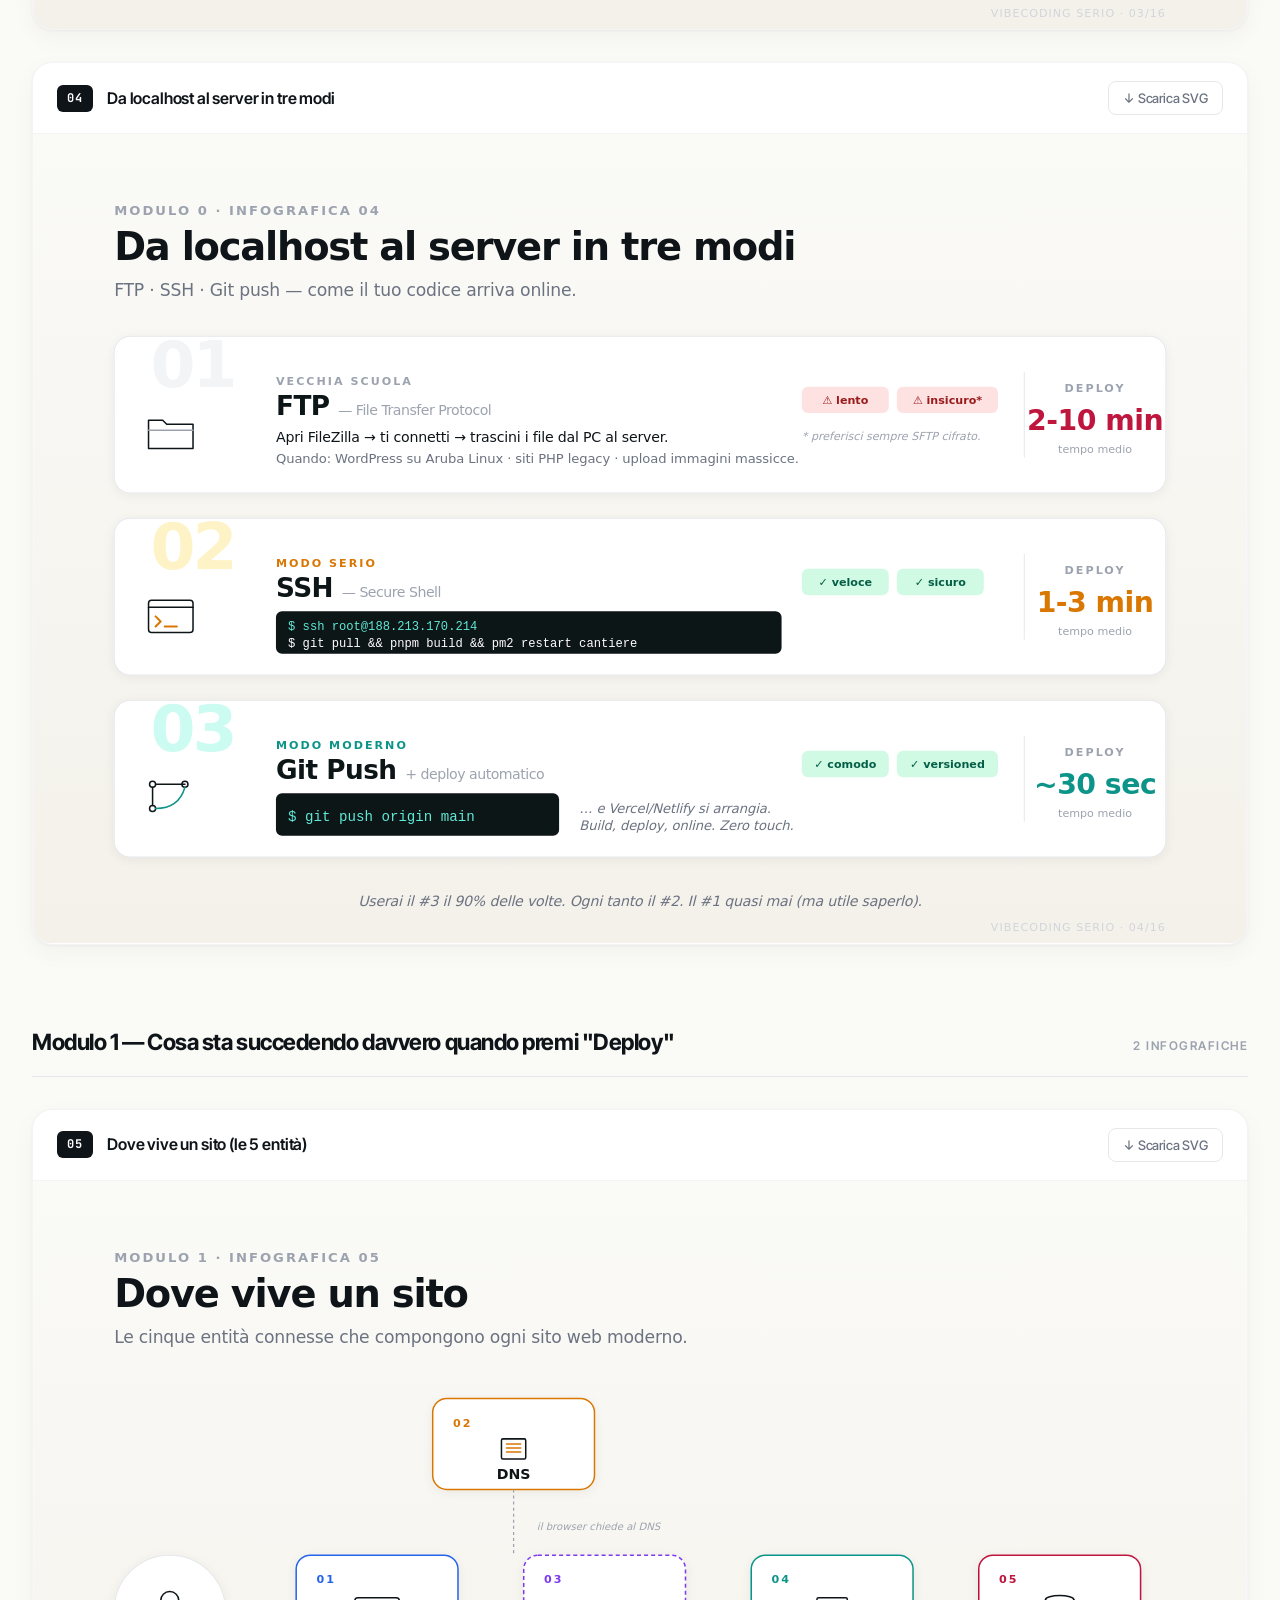
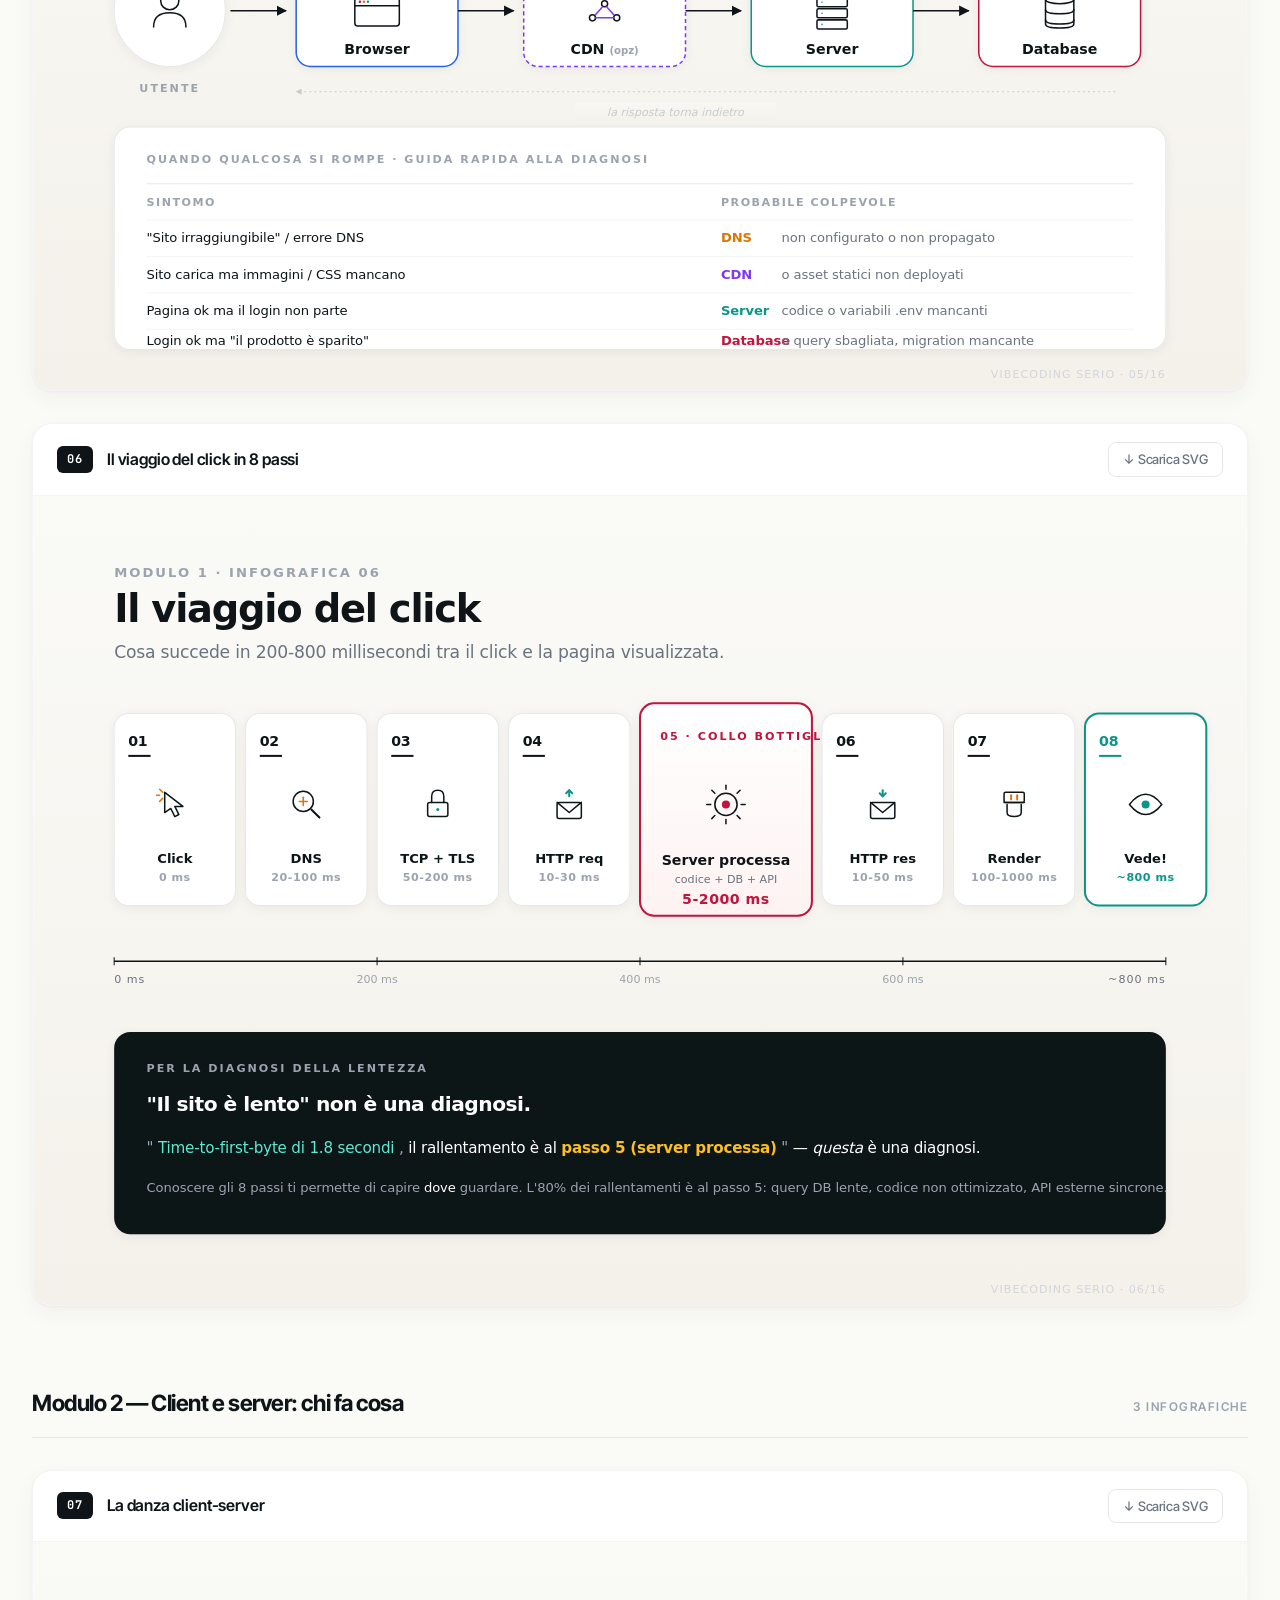
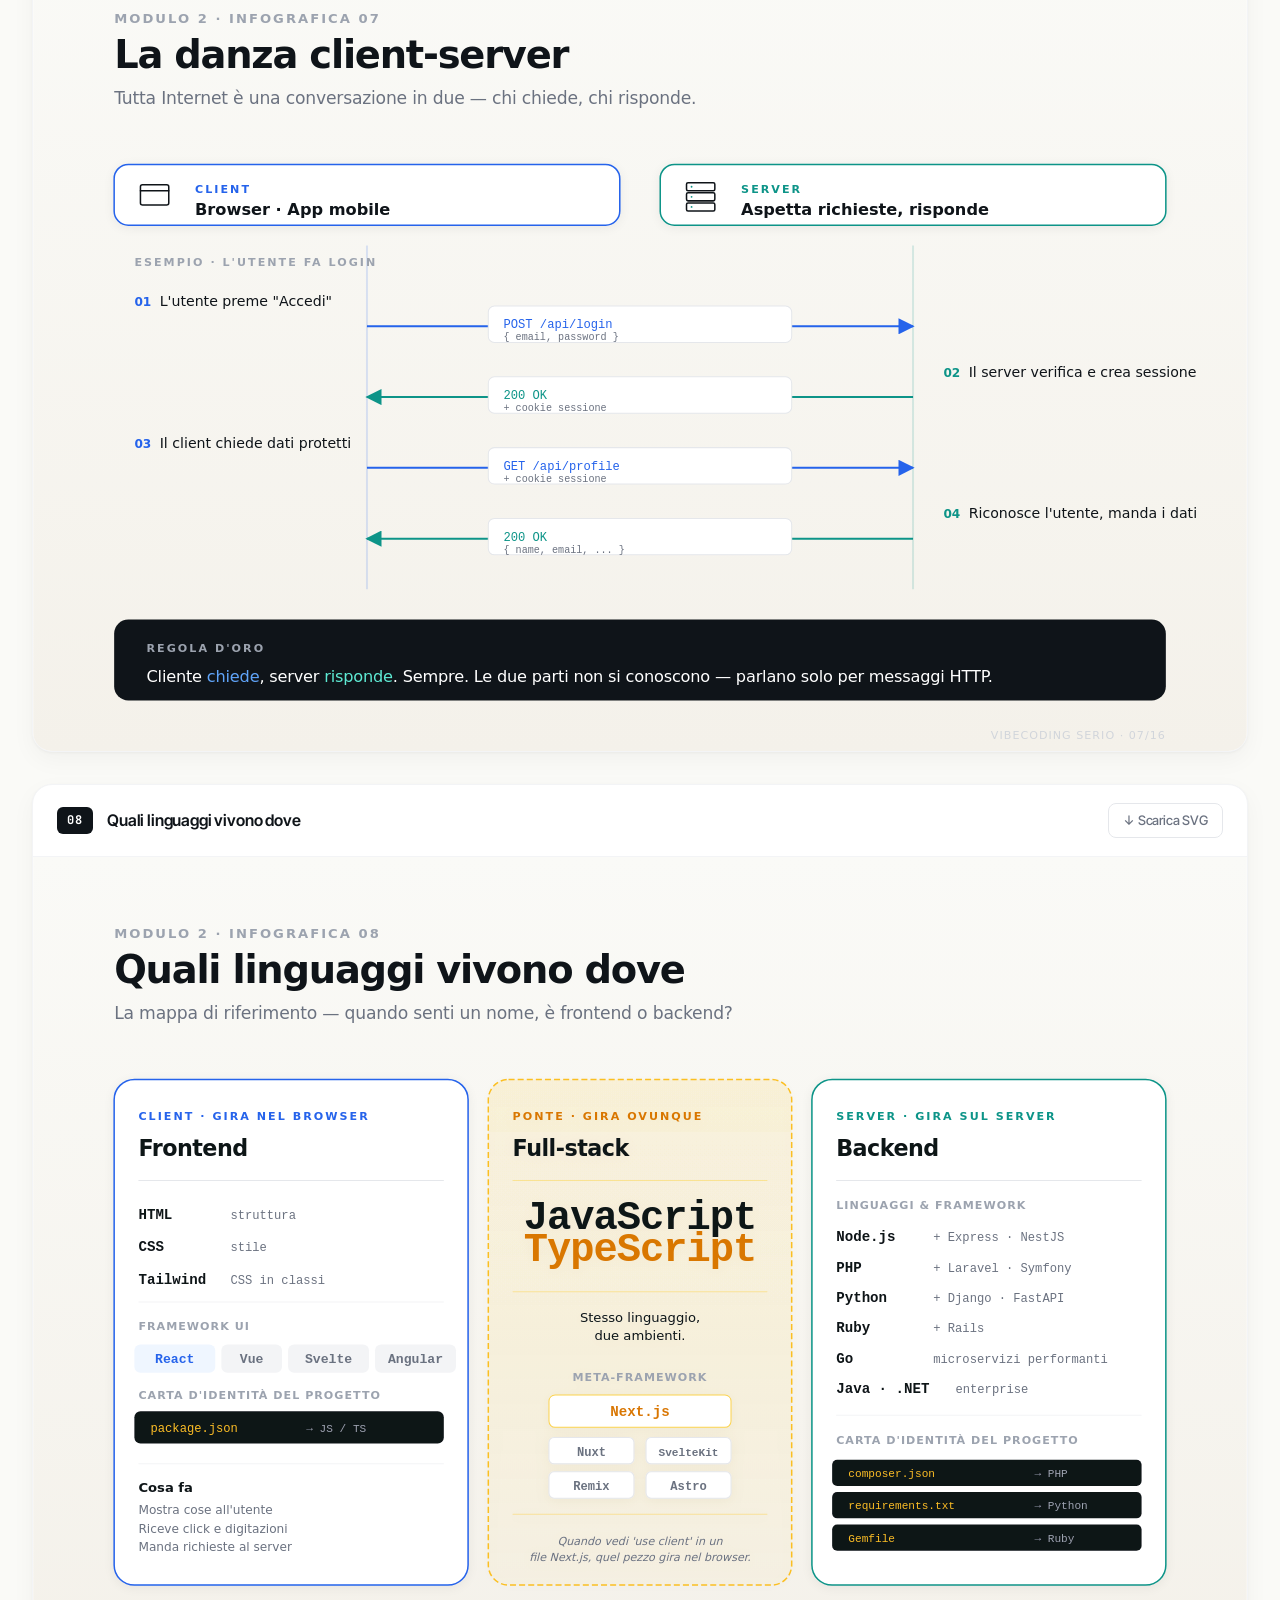
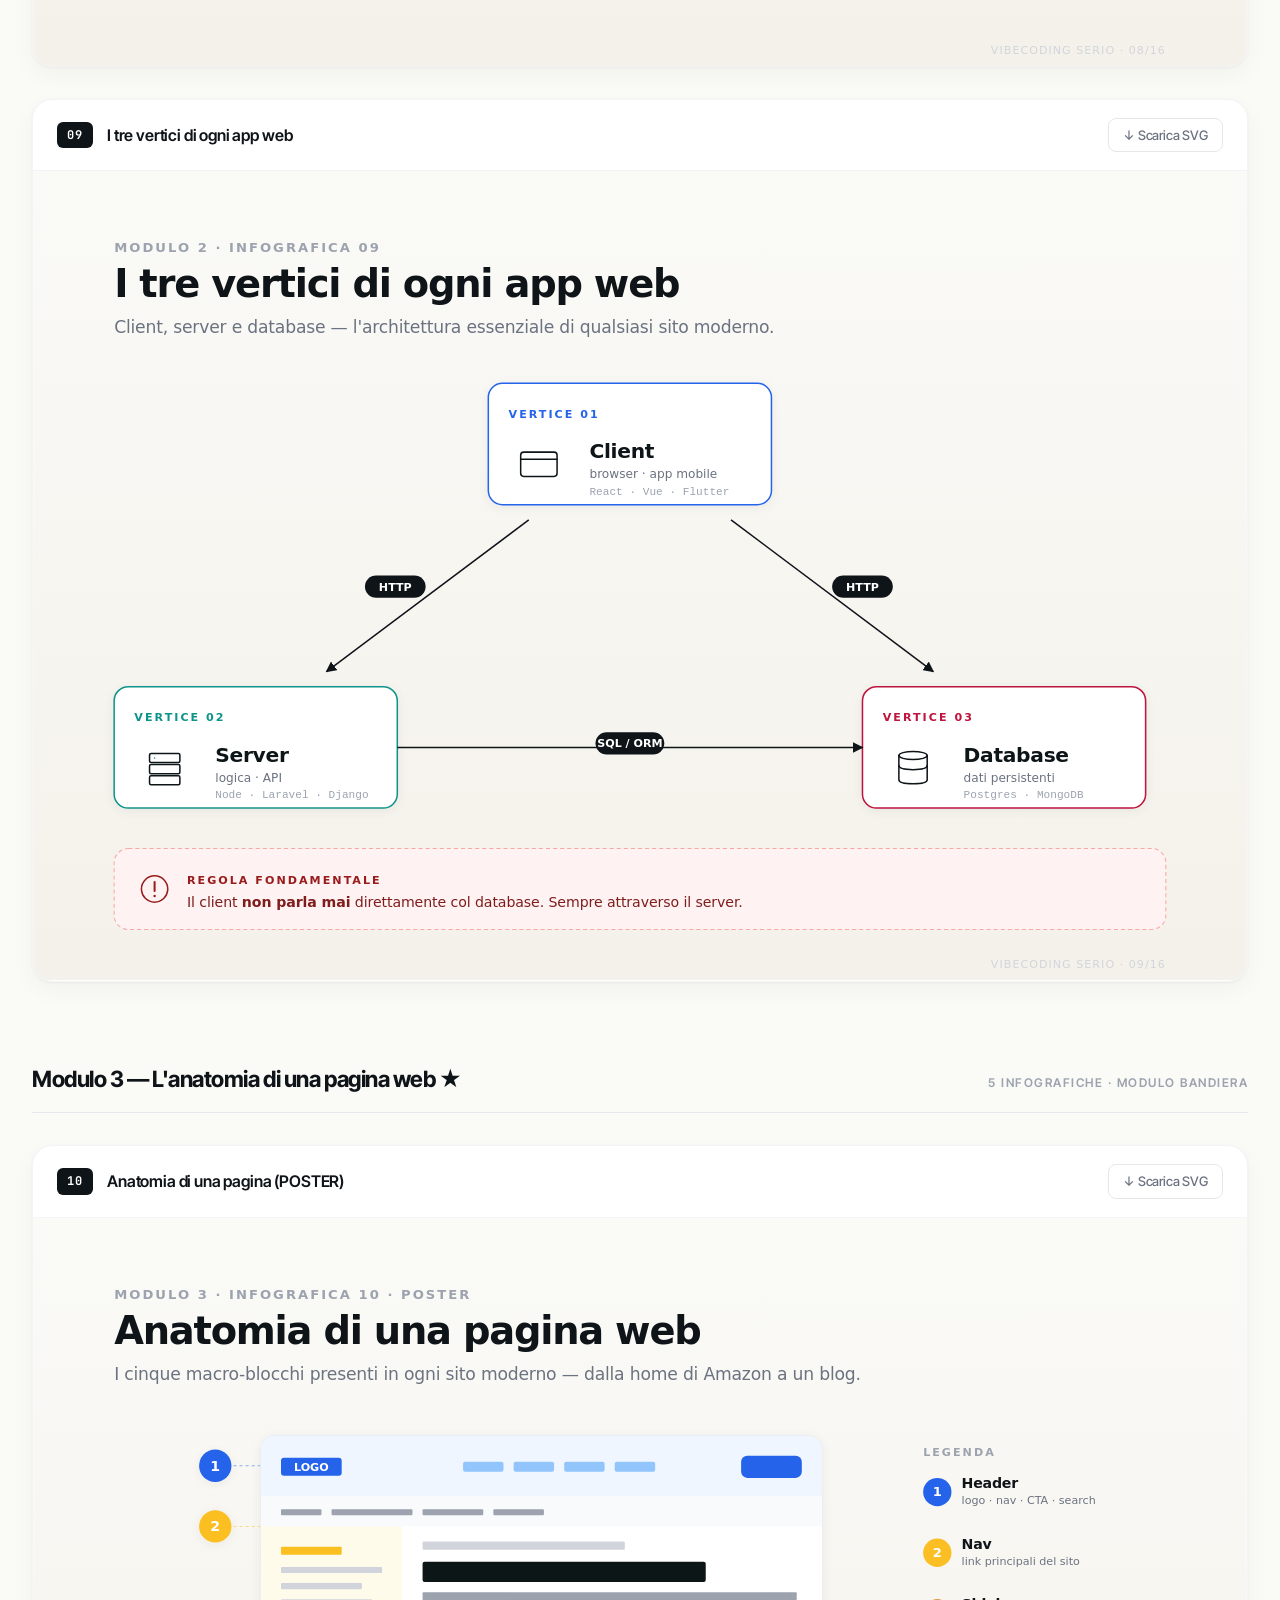
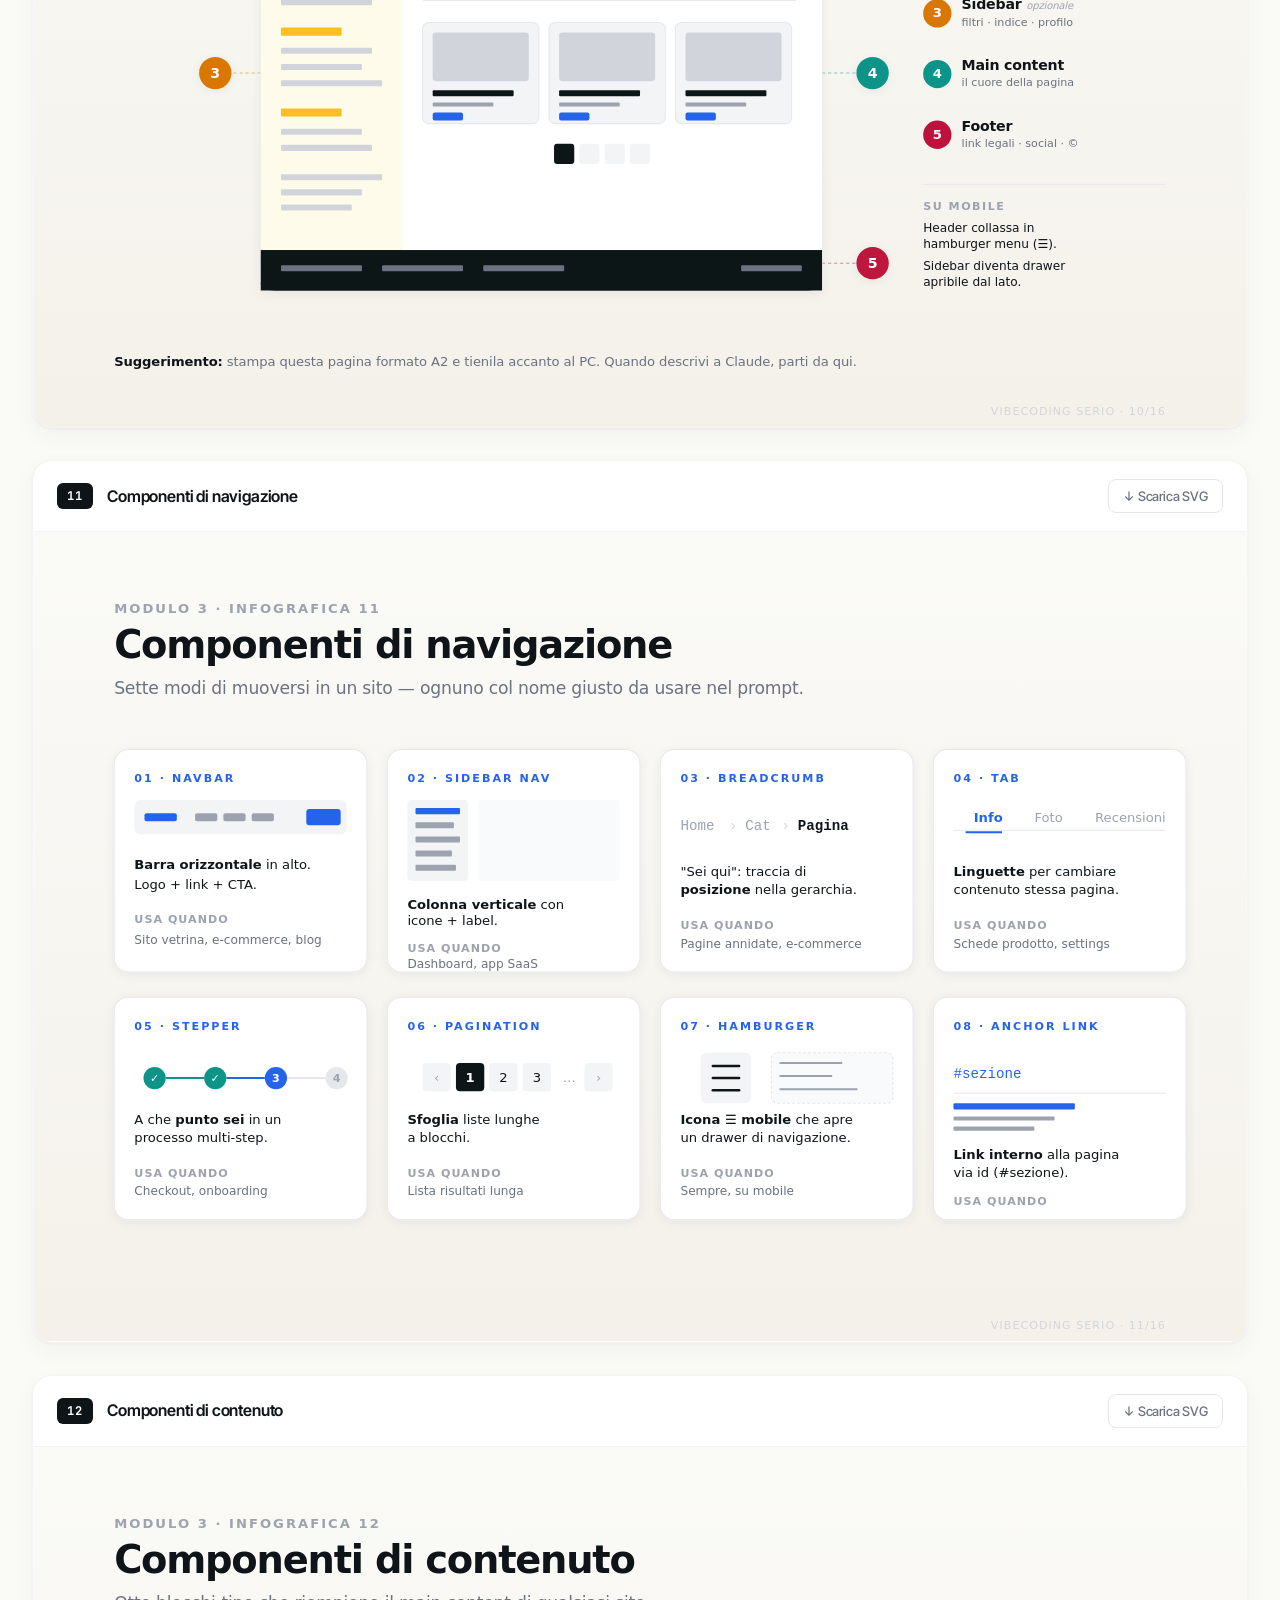
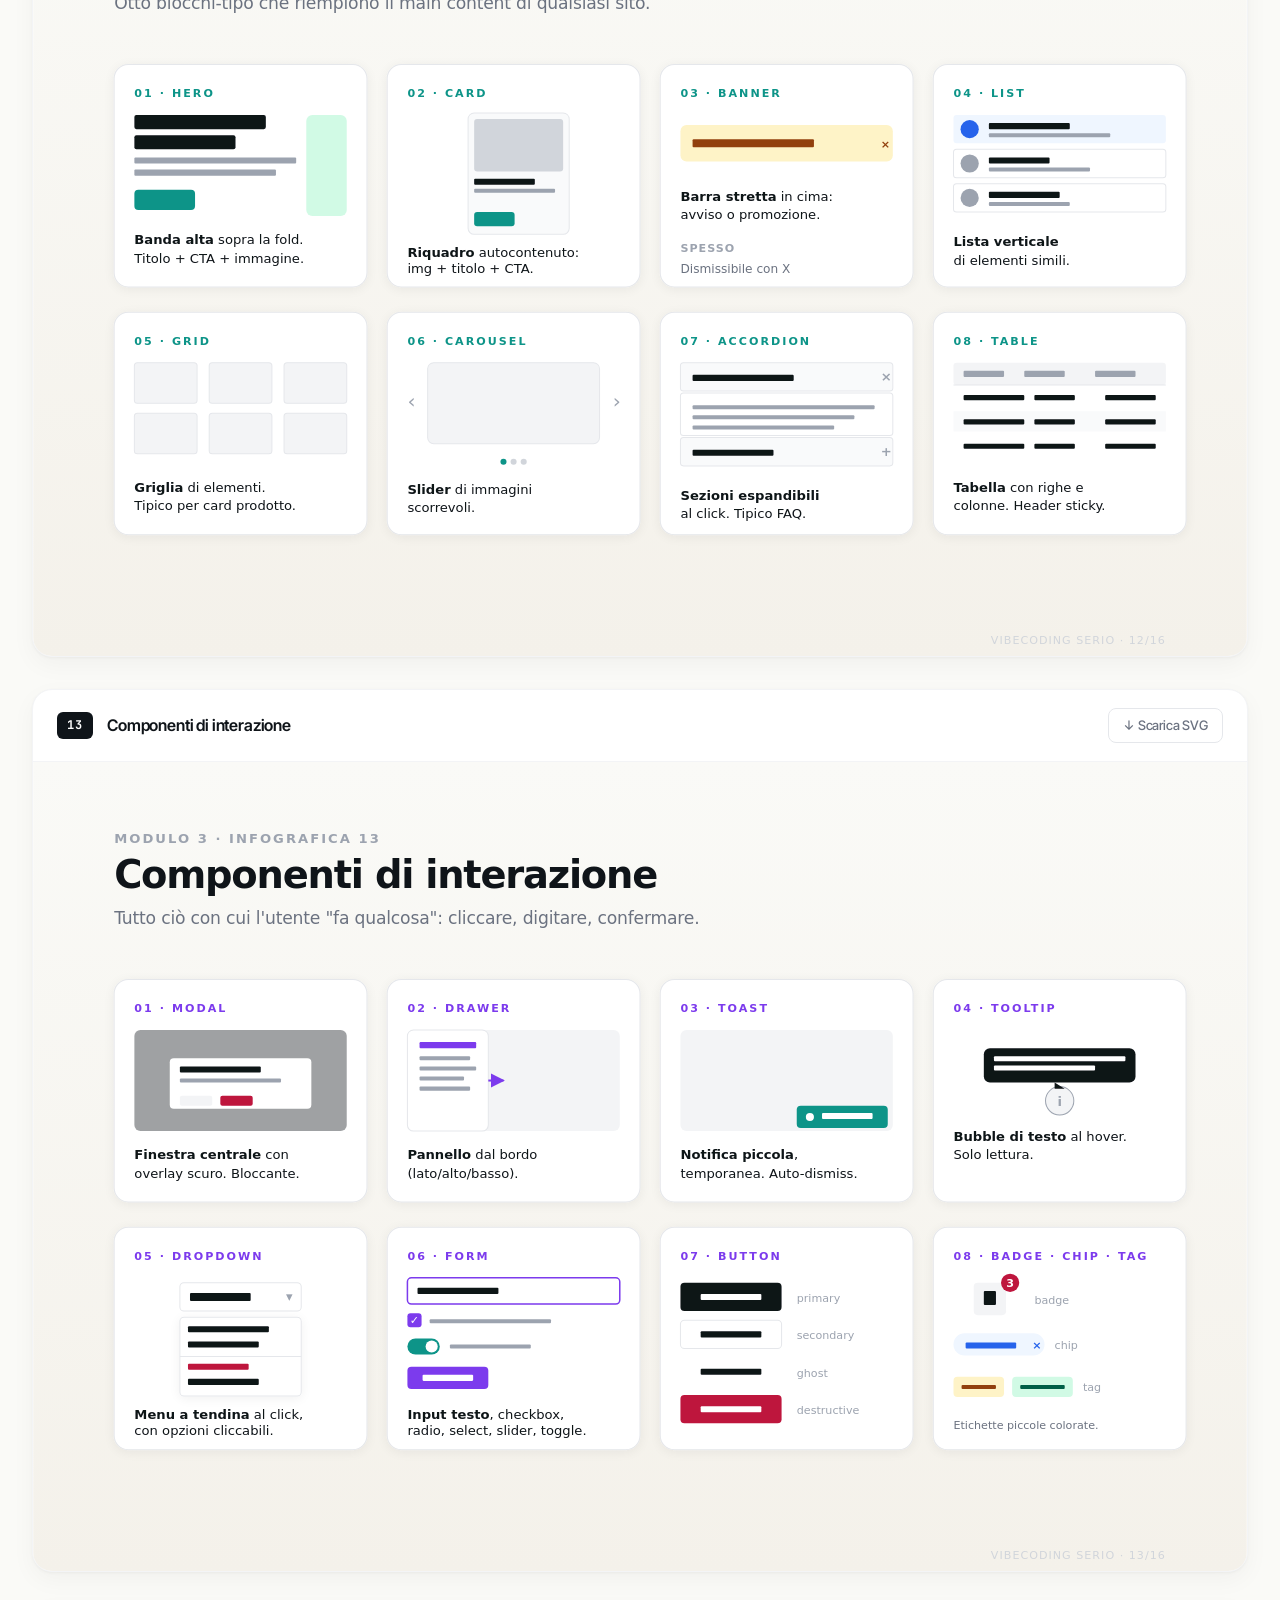
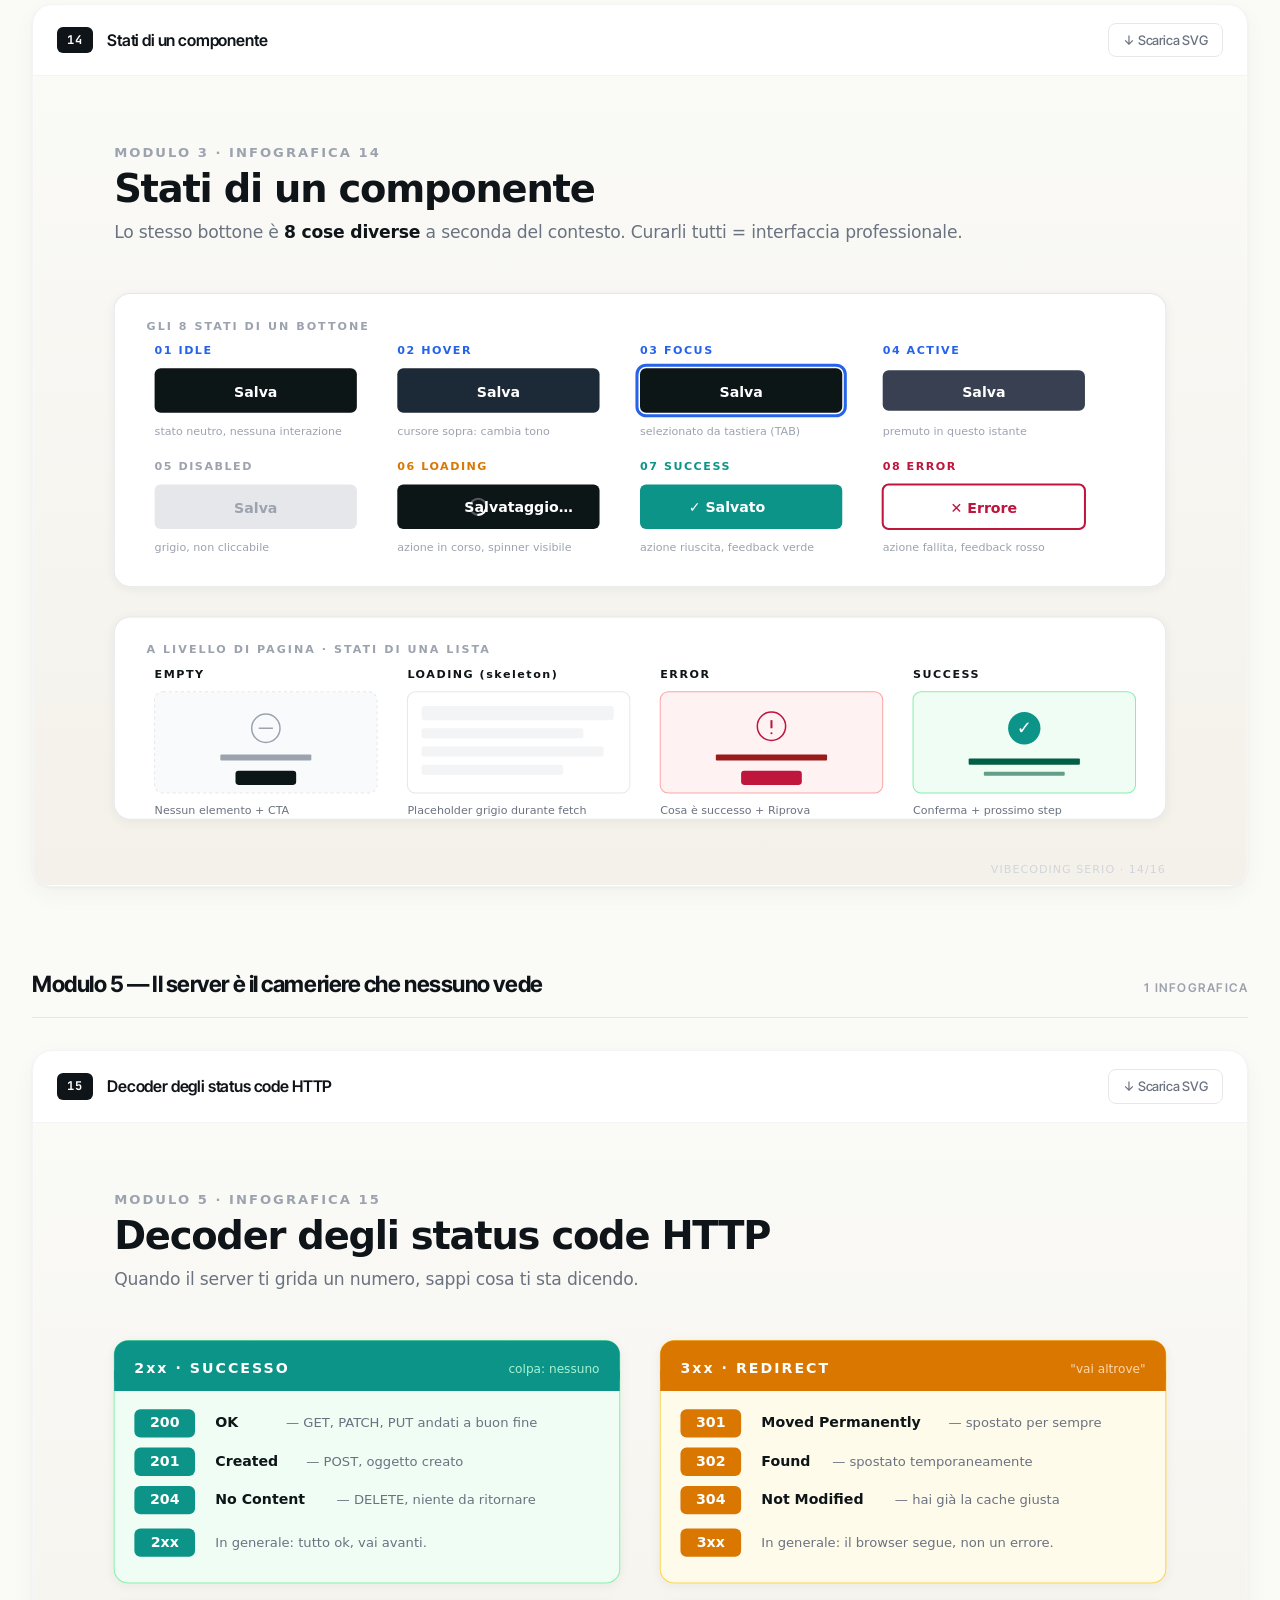
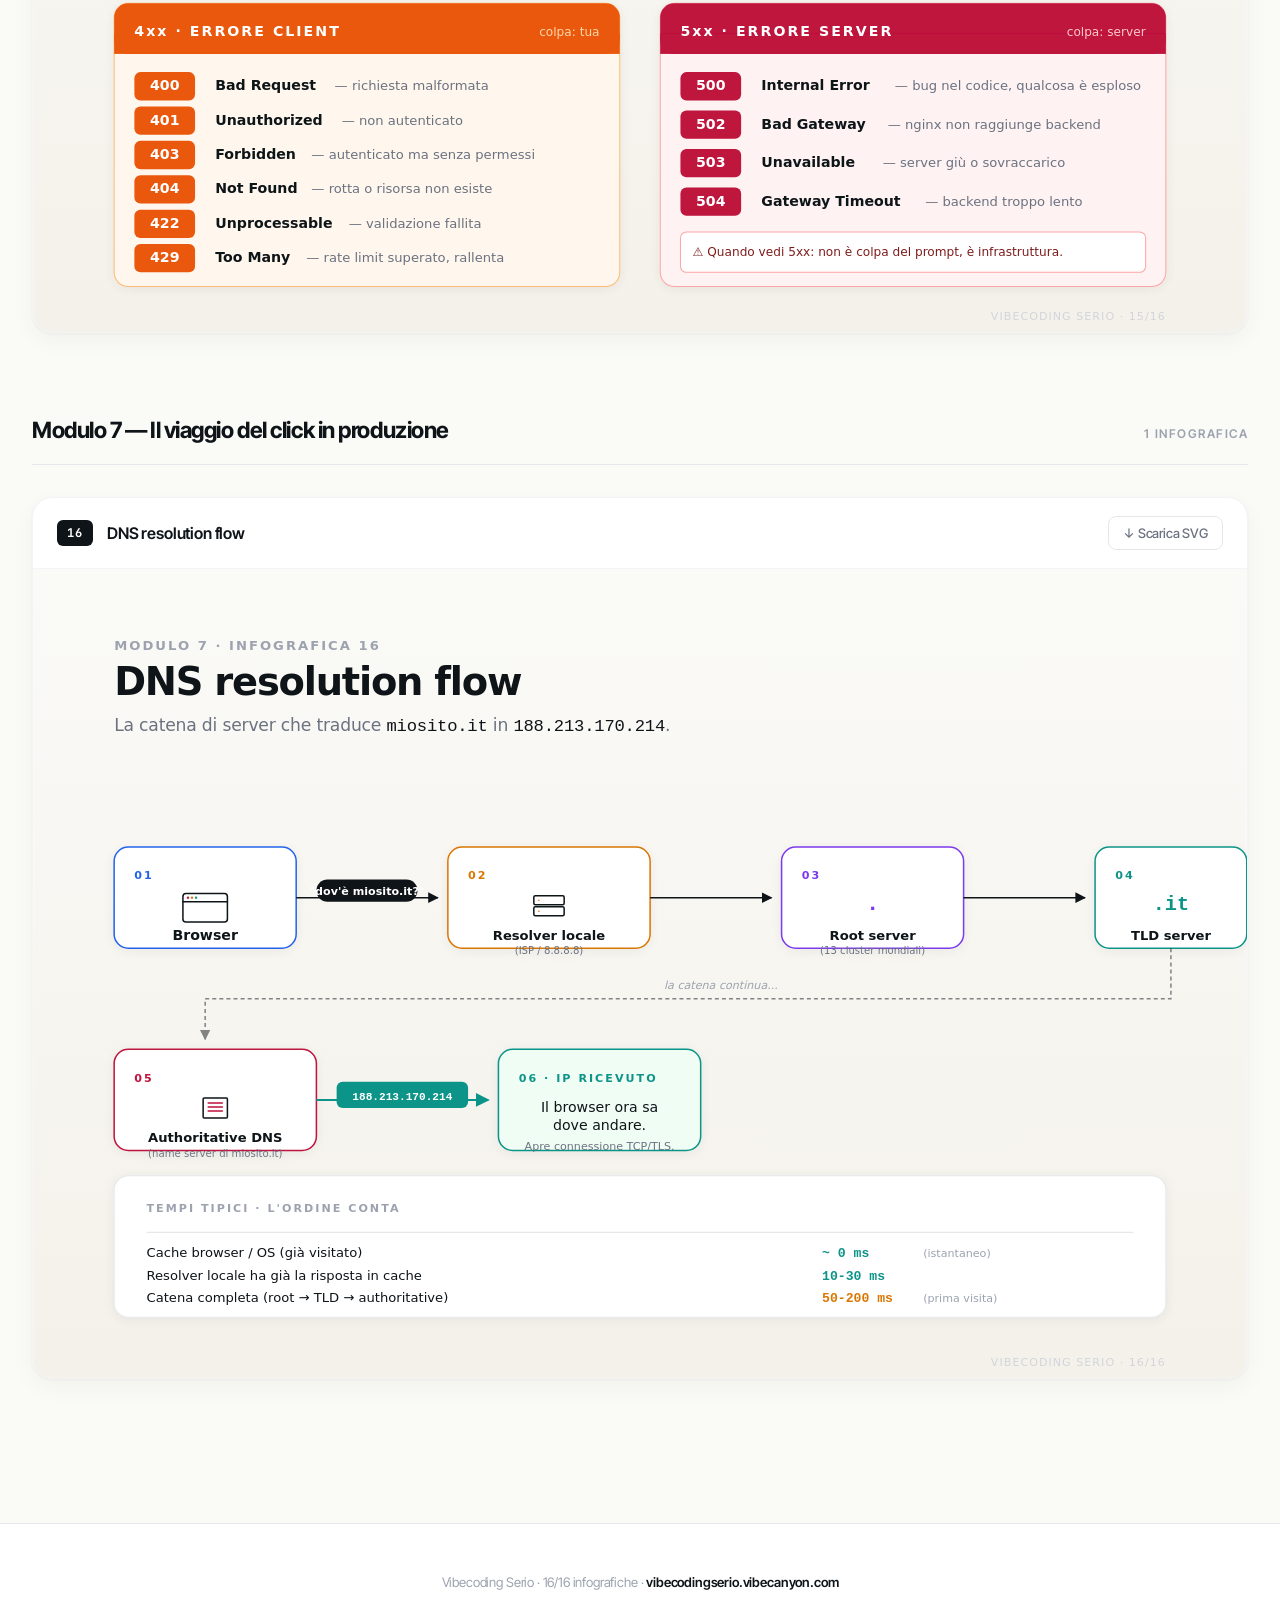
<file: assets/diagrams/preview.html>
<!DOCTYPE html>
<html lang="it">
<head>
<meta charset="UTF-8">
<meta name="viewport" content="width=device-width, initial-scale=1.0">
<title>Vibecoding Serio — Galleria Infografiche</title>
<link rel="preconnect" href="https://fonts.googleapis.com">
<link rel="preconnect" href="https://fonts.gstatic.com" crossorigin>
<link href="https://fonts.googleapis.com/css2?family=Inter+Tight:wght@400;500;600;700;800&family=JetBrains+Mono:wght@400;600&display=swap" rel="stylesheet">
<style>
  * { box-sizing: border-box; margin: 0; padding: 0; }
  html { scroll-behavior: smooth; }
  body {
    font-family: 'Inter Tight', -apple-system, BlinkMacSystemFont, system-ui, sans-serif;
    background: #FAFAF7;
    color: #0F1419;
    line-height: 1.55;
    -webkit-font-smoothing: antialiased;
    text-rendering: optimizeLegibility;
    letter-spacing: -0.01em;
  }

  /* Hero */
  header.hero {
    background: linear-gradient(180deg, #FFFFFF 0%, #FAFAF7 100%);
    border-bottom: 1px solid #E5E7EB;
    padding: 64px 32px 48px;
  }
  header .inner { max-width: 1280px; margin: 0 auto; }
  .breadcrumb {
    font-size: 12px;
    font-weight: 600;
    color: #9CA3AF;
    letter-spacing: 2px;
    margin-bottom: 24px;
  }
  h1 {
    font-size: clamp(2rem, 4vw, 3rem);
    font-weight: 700;
    letter-spacing: -0.03em;
    margin-bottom: 12px;
    color: #0F1419;
  }
  .lead {
    font-size: 1.05rem;
    color: #6B7280;
    max-width: 60ch;
    margin-bottom: 32px;
  }
  .nav-pills {
    display: flex;
    gap: 8px;
    flex-wrap: wrap;
  }
  .nav-pills a {
    background: #FFFFFF;
    color: #0F1419;
    padding: 10px 18px;
    border-radius: 100px;
    text-decoration: none;
    font-size: 0.9rem;
    font-weight: 500;
    border: 1px solid #E5E7EB;
    transition: all 0.15s;
  }
  .nav-pills a:hover {
    border-color: #0F1419;
    transform: translateY(-1px);
  }
  .nav-pills a.cta {
    background: #0F1419;
    color: #FFFFFF;
    border-color: #0F1419;
  }
  .nav-pills a.cta:hover {
    background: #1F2937;
  }

  /* Sections */
  main { max-width: 1280px; margin: 0 auto; padding: 64px 32px; }
  .module-section { margin-bottom: 80px; }
  .module-header {
    display: flex;
    align-items: baseline;
    justify-content: space-between;
    margin-bottom: 32px;
    padding-bottom: 16px;
    border-bottom: 1px solid #E5E7EB;
    gap: 16px;
    flex-wrap: wrap;
  }
  .module-title {
    font-size: 1.4rem;
    font-weight: 700;
    letter-spacing: -0.02em;
    color: #0F1419;
  }
  .module-meta {
    font-size: 12px;
    font-weight: 600;
    color: #9CA3AF;
    letter-spacing: 1.5px;
  }

  /* Info card */
  .info-card {
    background: #FFFFFF;
    border-radius: 20px;
    margin-bottom: 32px;
    box-shadow: 0 1px 3px rgba(15, 20, 25, 0.04), 0 8px 24px rgba(15, 20, 25, 0.04);
    border: 1px solid #F3F4F6;
    overflow: hidden;
    transition: transform 0.2s, box-shadow 0.2s;
  }
  .info-card:hover {
    transform: translateY(-2px);
    box-shadow: 0 1px 3px rgba(15, 20, 25, 0.06), 0 16px 40px rgba(15, 20, 25, 0.08);
  }
  .info-card-header {
    padding: 18px 24px;
    display: flex;
    justify-content: space-between;
    align-items: center;
    gap: 16px;
    flex-wrap: wrap;
    border-bottom: 1px solid #F3F4F6;
  }
  .info-card-title {
    display: flex;
    align-items: center;
    gap: 14px;
    flex-wrap: wrap;
  }
  .info-num {
    font-family: 'JetBrains Mono', monospace;
    font-size: 12px;
    font-weight: 700;
    color: #FFFFFF;
    background: #0F1419;
    padding: 4px 10px;
    border-radius: 6px;
    letter-spacing: 1px;
  }
  .info-name {
    font-size: 1rem;
    font-weight: 600;
    color: #0F1419;
    letter-spacing: -0.01em;
  }
  .download {
    color: #6B7280;
    text-decoration: none;
    font-size: 0.82rem;
    font-weight: 500;
    padding: 6px 14px;
    border: 1px solid #E5E7EB;
    border-radius: 8px;
    background: #FFFFFF;
    transition: all 0.15s;
  }
  .download:hover {
    color: #0F1419;
    border-color: #0F1419;
  }
  .info-card svg {
    display: block;
    width: 100%;
    height: auto;
  }

  /* Footer */
  footer {
    text-align: center;
    color: #9CA3AF;
    font-size: 0.82rem;
    padding: 48px 32px;
    border-top: 1px solid #E5E7EB;
    background: #FFFFFF;
  }
  footer a { color: #0F1419; text-decoration: none; font-weight: 600; }
  footer a:hover { text-decoration: underline; }

  @media (max-width: 700px) {
    header.hero { padding: 48px 20px 32px; }
    main { padding: 40px 20px; }
  }
</style>
</head>
<body>

<header class="hero">
  <div class="inner">
    <div class="breadcrumb">VIBECODING SERIO  ·  GALLERIA</div>
    <h1>Infografiche</h1>
    <p class="lead">Anteprima delle infografiche SVG dei moduli del libro. Tutte vettoriali, scalabili infinitamente, pronte per essere integrate nel PDF Typst e nella landing.</p>
    <div class="nav-pills">
      <a href="#modulo-0">Modulo 0 (4)</a>
      <a href="#modulo-1">Modulo 1 (2)</a>
      <a href="#modulo-2">Modulo 2 (3)</a>
      <a href="#modulo-3">Modulo 3 (5) ★</a>
      <a href="#modulo-5">Modulo 5 (1)</a>
      <a href="#modulo-7">Modulo 7 (1)</a>
      <a href="https://vibecodingserio.vibecanyon.com" class="cta">← Landing</a>
      <a href="https://github.com/cozzagit/vibecoding-serio">GitHub →</a>
    </div>
  </div>
</header>

<main>

<section id="modulo-0" class="module-section">
  <div class="module-header">
    <div class="module-title">Modulo 0 — Le parole che ti servono per partire</div>
    <div class="module-meta">4 INFOGRAFICHE</div>
  </div>

  <div class="info-card">
    <div class="info-card-header">
      <div class="info-card-title"><span class="info-num">01</span><span class="info-name">I tre ambienti del tuo sito</span></div>
      <a class="download" href="01-tre-ambienti.svg" download>↓ Scarica SVG</a>
    </div>
    <object data="01-tre-ambienti.svg" type="image/svg+xml" style="width:100%;display:block">Loading…</object>
  </div>

  <div class="info-card">
    <div class="info-card-header">
      <div class="info-card-title"><span class="info-num">02</span><span class="info-name">Anatomia di un sito online</span></div>
      <a class="download" href="02-anatomia-sito-online.svg" download>↓ Scarica SVG</a>
    </div>
    <object data="02-anatomia-sito-online.svg" type="image/svg+xml" style="width:100%;display:block">Loading…</object>
  </div>

  <div class="info-card">
    <div class="info-card-header">
      <div class="info-card-title"><span class="info-num">03</span><span class="info-name">Le scatole di Lego del codice</span></div>
      <a class="download" href="03-scatole-lego-codice.svg" download>↓ Scarica SVG</a>
    </div>
    <object data="03-scatole-lego-codice.svg" type="image/svg+xml" style="width:100%;display:block">Loading…</object>
  </div>

  <div class="info-card">
    <div class="info-card-header">
      <div class="info-card-title"><span class="info-num">04</span><span class="info-name">Da localhost al server in tre modi</span></div>
      <a class="download" href="04-tre-modi-spostare-codice.svg" download>↓ Scarica SVG</a>
    </div>
    <object data="04-tre-modi-spostare-codice.svg" type="image/svg+xml" style="width:100%;display:block">Loading…</object>
  </div>
</section>

<section id="modulo-1" class="module-section">
  <div class="module-header">
    <div class="module-title">Modulo 1 — Cosa sta succedendo davvero quando premi "Deploy"</div>
    <div class="module-meta">2 INFOGRAFICHE</div>
  </div>

  <div class="info-card">
    <div class="info-card-header">
      <div class="info-card-title"><span class="info-num">05</span><span class="info-name">Dove vive un sito (le 5 entità)</span></div>
      <a class="download" href="05-dove-vive-un-sito.svg" download>↓ Scarica SVG</a>
    </div>
    <object data="05-dove-vive-un-sito.svg" type="image/svg+xml" style="width:100%;display:block">Loading…</object>
  </div>

  <div class="info-card">
    <div class="info-card-header">
      <div class="info-card-title"><span class="info-num">06</span><span class="info-name">Il viaggio del click in 8 passi</span></div>
      <a class="download" href="06-viaggio-del-click.svg" download>↓ Scarica SVG</a>
    </div>
    <object data="06-viaggio-del-click.svg" type="image/svg+xml" style="width:100%;display:block">Loading…</object>
  </div>
</section>

<section id="modulo-2" class="module-section">
  <div class="module-header">
    <div class="module-title">Modulo 2 — Client e server: chi fa cosa</div>
    <div class="module-meta">3 INFOGRAFICHE</div>
  </div>

  <div class="info-card">
    <div class="info-card-header">
      <div class="info-card-title"><span class="info-num">07</span><span class="info-name">La danza client-server</span></div>
      <a class="download" href="07-danza-client-server.svg" download>↓ Scarica SVG</a>
    </div>
    <object data="07-danza-client-server.svg" type="image/svg+xml" style="width:100%;display:block">Loading…</object>
  </div>

  <div class="info-card">
    <div class="info-card-header">
      <div class="info-card-title"><span class="info-num">08</span><span class="info-name">Quali linguaggi vivono dove</span></div>
      <a class="download" href="08-linguaggi-vivono-dove.svg" download>↓ Scarica SVG</a>
    </div>
    <object data="08-linguaggi-vivono-dove.svg" type="image/svg+xml" style="width:100%;display:block">Loading…</object>
  </div>

  <div class="info-card">
    <div class="info-card-header">
      <div class="info-card-title"><span class="info-num">09</span><span class="info-name">I tre vertici di ogni app web</span></div>
      <a class="download" href="09-triangolo-client-server-database.svg" download>↓ Scarica SVG</a>
    </div>
    <object data="09-triangolo-client-server-database.svg" type="image/svg+xml" style="width:100%;display:block">Loading…</object>
  </div>
</section>

<section id="modulo-3" class="module-section">
  <div class="module-header">
    <div class="module-title">Modulo 3 — L'anatomia di una pagina web ★</div>
    <div class="module-meta">5 INFOGRAFICHE · MODULO BANDIERA</div>
  </div>

  <div class="info-card">
    <div class="info-card-header">
      <div class="info-card-title"><span class="info-num">10</span><span class="info-name">Anatomia di una pagina (POSTER)</span></div>
      <a class="download" href="10-anatomia-pagina.svg" download>↓ Scarica SVG</a>
    </div>
    <object data="10-anatomia-pagina.svg" type="image/svg+xml" style="width:100%;display:block">Loading…</object>
  </div>

  <div class="info-card">
    <div class="info-card-header">
      <div class="info-card-title"><span class="info-num">11</span><span class="info-name">Componenti di navigazione</span></div>
      <a class="download" href="11-componenti-navigazione.svg" download>↓ Scarica SVG</a>
    </div>
    <object data="11-componenti-navigazione.svg" type="image/svg+xml" style="width:100%;display:block">Loading…</object>
  </div>

  <div class="info-card">
    <div class="info-card-header">
      <div class="info-card-title"><span class="info-num">12</span><span class="info-name">Componenti di contenuto</span></div>
      <a class="download" href="12-componenti-contenuto.svg" download>↓ Scarica SVG</a>
    </div>
    <object data="12-componenti-contenuto.svg" type="image/svg+xml" style="width:100%;display:block">Loading…</object>
  </div>

  <div class="info-card">
    <div class="info-card-header">
      <div class="info-card-title"><span class="info-num">13</span><span class="info-name">Componenti di interazione</span></div>
      <a class="download" href="13-componenti-interazione.svg" download>↓ Scarica SVG</a>
    </div>
    <object data="13-componenti-interazione.svg" type="image/svg+xml" style="width:100%;display:block">Loading…</object>
  </div>

  <div class="info-card">
    <div class="info-card-header">
      <div class="info-card-title"><span class="info-num">14</span><span class="info-name">Stati di un componente</span></div>
      <a class="download" href="14-stati-componente.svg" download>↓ Scarica SVG</a>
    </div>
    <object data="14-stati-componente.svg" type="image/svg+xml" style="width:100%;display:block">Loading…</object>
  </div>
</section>

<section id="modulo-5" class="module-section">
  <div class="module-header">
    <div class="module-title">Modulo 5 — Il server è il cameriere che nessuno vede</div>
    <div class="module-meta">1 INFOGRAFICA</div>
  </div>

  <div class="info-card">
    <div class="info-card-header">
      <div class="info-card-title"><span class="info-num">15</span><span class="info-name">Decoder degli status code HTTP</span></div>
      <a class="download" href="15-decoder-status-code.svg" download>↓ Scarica SVG</a>
    </div>
    <object data="15-decoder-status-code.svg" type="image/svg+xml" style="width:100%;display:block">Loading…</object>
  </div>
</section>

<section id="modulo-7" class="module-section">
  <div class="module-header">
    <div class="module-title">Modulo 7 — Il viaggio del click in produzione</div>
    <div class="module-meta">1 INFOGRAFICA</div>
  </div>

  <div class="info-card">
    <div class="info-card-header">
      <div class="info-card-title"><span class="info-num">16</span><span class="info-name">DNS resolution flow</span></div>
      <a class="download" href="16-dns-resolution-flow.svg" download>↓ Scarica SVG</a>
    </div>
    <object data="16-dns-resolution-flow.svg" type="image/svg+xml" style="width:100%;display:block">Loading…</object>
  </div>
</section>

</main>

<footer>
  <p>Vibecoding Serio · 16/16 infografiche · <a href="https://vibecodingserio.vibecanyon.com">vibecodingserio.vibecanyon.com</a></p>
</footer>

</body>
</html>
</file>
<file: landing/style.css>
/* === DESIGN SYSTEM === */
*, *::before, *::after { box-sizing: border-box; margin: 0; padding: 0; }
html { scroll-behavior: smooth; }

:root {
  --bg: #0E0E10;
  --bg-soft: #16161A;
  --bg-card: #1C1C22;
  --bg-elevated: #22222A;
  --border: #2A2A33;
  --border-soft: #1F1F26;
  --text: #ECEDEE;
  --text-muted: #9A9AA8;
  --text-dim: #6B6B78;
  --accent: #FF7A3D;
  --accent-soft: #FF9A6B;
  --accent-deep: #D85F23;
  --primary: #5B8AFF;
  --primary-soft: #7DA3FF;
  --success: #2A9D8F;
  --warn: #FBBF24;
  --error: #E63946;
  --code-bg: #2A2A33;
  --max-w: 1200px;
  --radius-sm: 8px;
  --radius: 14px;
  --radius-lg: 20px;
  --shadow-sm: 0 1px 3px rgba(0,0,0,0.3);
  --shadow: 0 8px 24px rgba(0,0,0,0.35);
  --shadow-lg: 0 20px 60px rgba(0,0,0,0.5);
}

body {
  font-family: 'Inter', -apple-system, BlinkMacSystemFont, sans-serif;
  background: var(--bg);
  color: var(--text);
  line-height: 1.65;
  -webkit-font-smoothing: antialiased;
  text-rendering: optimizeLegibility;
  letter-spacing: -0.005em;
  overflow-x: hidden;
}

/* Scroll progress bar (fixed top) */
.scroll-progress {
  position: fixed;
  top: 0;
  left: 0;
  height: 2px;
  width: 0%;
  background: linear-gradient(90deg, var(--accent), var(--accent-soft));
  z-index: 200;
  pointer-events: none;
  transition: width 0.05s linear;
  box-shadow: 0 0 10px rgba(255, 122, 61, 0.6);
}

.container { max-width: var(--max-w); margin: 0 auto; padding: 0 24px; }

h1, h2, h3, h4 {
  font-family: 'Inter Tight', 'Inter', sans-serif;
  font-weight: 700;
  line-height: 1.15;
  letter-spacing: -0.025em;
}
h1 { font-size: clamp(2.4rem, 5.5vw, 4rem); }
h2 { font-size: clamp(1.7rem, 3.6vw, 2.6rem); margin-bottom: 14px; }
h3 { font-size: 1.35rem; margin-bottom: 10px; }
h4 { font-size: 1.05rem; margin-bottom: 6px; }
p { color: var(--text-muted); }

a { color: inherit; text-decoration: none; transition: color 0.15s, opacity 0.15s; }
code { font-family: 'JetBrains Mono', monospace; background: var(--code-bg); padding: 2px 7px; border-radius: 4px; font-size: 0.88em; color: var(--accent-soft); border: 1px solid var(--border); }
strong { color: var(--text); font-weight: 600; }
em { font-style: italic; color: var(--accent-soft); font-weight: 600; }

.section-tag {
  display: inline-block;
  font-family: 'JetBrains Mono', monospace;
  font-size: 0.74rem;
  font-weight: 600;
  letter-spacing: 2px;
  color: var(--accent);
  margin-bottom: 14px;
  text-transform: uppercase;
}

/* === NAV === */
.nav {
  position: sticky;
  top: 0;
  z-index: 100;
  background: rgba(14, 14, 16, 0.78);
  backdrop-filter: blur(20px) saturate(180%);
  -webkit-backdrop-filter: blur(20px) saturate(180%);
  border-bottom: 1px solid var(--border-soft);
}
.nav-inner {
  display: flex;
  justify-content: space-between;
  align-items: center;
  padding: 16px 24px;
}
.logo {
  font-family: 'JetBrains Mono', monospace;
  font-weight: 600;
  font-size: 1rem;
  color: var(--text);
  letter-spacing: -0.01em;
}
.logo em { color: var(--accent); font-style: italic; }
.logo-bracket { color: var(--text-muted); }
.nav-links {
  display: flex;
  gap: 28px;
  list-style: none;
  align-items: center;
}
.nav-links a {
  color: var(--text-muted);
  font-size: 0.92rem;
  font-weight: 500;
}
.nav-links a:hover { color: var(--text); }
.btn-mini {
  background: var(--accent);
  color: #fff !important;
  padding: 9px 18px;
  border-radius: 100px;
  font-weight: 600;
  font-size: 0.88rem !important;
  transition: all 0.2s;
}
.btn-mini:hover {
  background: var(--accent-soft);
  transform: translateY(-1px);
  box-shadow: 0 4px 12px rgba(255,122,61,0.4);
}
@media (max-width: 700px) {
  .nav-links li:not(:last-child) { display: none; }
}

/* === HERO === */
.hero {
  padding: 80px 0 100px;
  position: relative;
  overflow: hidden;
}
.hero::before {
  content: '';
  position: absolute;
  top: 0; left: 0; right: 0;
  height: 120%;
  background:
    radial-gradient(ellipse 80% 50% at 50% 0%, rgba(91, 138, 255, 0.15), transparent 60%),
    radial-gradient(ellipse 60% 40% at 85% 25%, rgba(255, 122, 61, 0.12), transparent 60%);
  pointer-events: none;
  z-index: 0;
}
.hero > * { position: relative; z-index: 1; }
.hero-grid {
  display: grid;
  grid-template-columns: 1.4fr 1fr;
  gap: 60px;
  align-items: center;
}
@media (max-width: 900px) {
  .hero-grid { grid-template-columns: 1fr; gap: 40px; }
  .hero-cover { order: -1; max-width: 280px; margin: 0 auto; }
}
.badge {
  display: inline-flex;
  align-items: center;
  gap: 10px;
  background: rgba(28, 28, 34, 0.7);
  border: 1px solid var(--border);
  color: var(--text-muted);
  padding: 8px 16px;
  border-radius: 100px;
  font-size: 0.8rem;
  font-weight: 500;
  margin-bottom: 28px;
  backdrop-filter: blur(10px);
}
.badge-dot {
  width: 8px;
  height: 8px;
  background: var(--success);
  border-radius: 50%;
  box-shadow: 0 0 0 0 rgba(42, 157, 143, 0.6);
  animation: pulse 2s infinite;
}
@keyframes pulse {
  0% { box-shadow: 0 0 0 0 rgba(42, 157, 143, 0.6); }
  70% { box-shadow: 0 0 0 10px rgba(42, 157, 143, 0); }
  100% { box-shadow: 0 0 0 0 rgba(42, 157, 143, 0); }
}
.hero h1 { margin-bottom: 28px; }
.hero-title-1, .hero-title-2 { display: block; }
.hero-title-2 { color: var(--accent); }

.lead {
  font-size: 1.18rem;
  max-width: 62ch;
  margin-bottom: 38px;
  color: var(--text);
  line-height: 1.55;
}
.lead strong { color: var(--accent-soft); font-weight: 600; }

.cta-group {
  display: flex;
  flex-wrap: wrap;
  gap: 14px;
  margin-bottom: 56px;
}

.btn {
  display: inline-flex;
  align-items: center;
  gap: 10px;
  padding: 15px 28px;
  border-radius: 12px;
  font-weight: 600;
  font-size: 1rem;
  border: none;
  cursor: pointer;
  transition: all 0.2s;
  text-align: center;
  letter-spacing: -0.01em;
}
.btn:hover { transform: translateY(-2px); }
.btn-primary {
  background: var(--accent);
  color: #fff;
  box-shadow: 0 4px 14px rgba(255,122,61,0.35);
}
.btn-primary:hover {
  background: var(--accent-soft);
  box-shadow: 0 8px 24px rgba(255,122,61,0.5);
}
.btn-ghost {
  background: transparent;
  color: var(--text);
  border: 1px solid var(--border);
}
.btn-ghost:hover {
  border-color: var(--text-muted);
  background: var(--bg-card);
}
.btn-arrow {
  display: inline-block;
  transition: transform 0.2s;
}
.btn:hover .btn-arrow { transform: translateX(4px); }

.hero-stats {
  display: flex;
  flex-wrap: wrap;
  gap: 36px;
  border-top: 1px solid var(--border);
  padding-top: 32px;
  max-width: 600px;
}
.hero-stats > div { display: flex; flex-direction: column; }
.hero-stats strong {
  font-family: 'Inter Tight', sans-serif;
  font-size: 1.9rem;
  color: var(--accent);
  font-weight: 800;
  letter-spacing: -0.03em;
}
.hero-stats span { font-size: 0.82rem; color: var(--text-muted); }

.hero-cover {
  perspective: 1200px;
}
.hero-cover img {
  width: 100%;
  height: auto;
  border-radius: 6px;
  box-shadow:
    0 1px 0 rgba(255, 255, 255, 0.04),
    0 18px 36px rgba(0, 0, 0, 0.5),
    0 36px 80px rgba(0, 0, 0, 0.5),
    -8px 8px 24px rgba(255, 122, 61, 0.08);
  border: 1px solid var(--border);
  transform: rotate(-1.5deg);
  transition: transform 0.6s cubic-bezier(.2,.8,.2,1);
  transform-style: preserve-3d;
}
/* JS handles 3D tilt on hover; default state is the slight rotation */

/* === SECTIONS COMUNI === */
section { padding: 100px 0; position: relative; }
.section-lead {
  font-size: 1.1rem;
  margin-bottom: 56px;
  color: var(--text-muted);
  max-width: 70ch;
  line-height: 1.55;
}

/* Fade in animation utility (set by JS via IntersectionObserver) */
.fade-in {
  opacity: 0;
  transform: translateY(20px);
  transition: opacity 0.7s ease, transform 0.7s ease;
}
.fade-in.is-visible {
  opacity: 1;
  transform: translateY(0);
}

/* === PROBLEM === */
.problem { background: var(--bg-soft); }
.problem-grid {
  display: grid;
  grid-template-columns: repeat(auto-fit, minmax(280px, 1fr));
  gap: 18px;
  margin: 48px 0 48px;
}
.problem-card {
  background: var(--bg-card);
  border: 1px solid var(--border);
  border-radius: var(--radius);
  padding: 28px;
  transition: all 0.25s;
}
.problem-card:hover {
  border-color: var(--accent);
  transform: translateY(-3px);
  box-shadow: var(--shadow);
}
.problem-emoji {
  font-size: 2rem;
  margin-bottom: 14px;
  display: inline-block;
}
.problem-card p { color: var(--text); font-size: 0.96rem; }
.problem-conclusion {
  text-align: center;
  font-size: 1.12rem;
  color: var(--text);
  max-width: 72ch;
  margin: 0 auto;
  padding: 32px 36px;
  background: linear-gradient(135deg, rgba(255, 122, 61, 0.08), rgba(91, 138, 255, 0.08));
  border-radius: var(--radius);
  border: 1px solid var(--border);
  line-height: 1.6;
}

/* ========================================== */
/* === DEMO INTERATTIVA: HTTP DECODER === */
/* ========================================== */
.demo {
  background: linear-gradient(180deg, var(--bg) 0%, var(--bg-soft) 100%);
}
.decoder {
  margin-top: 48px;
  background: var(--bg-card);
  border: 1px solid var(--border);
  border-radius: var(--radius-lg);
  padding: 36px;
  box-shadow: var(--shadow-lg);
}
.decoder-input { margin-bottom: 28px; }
.decoder-input label {
  display: block;
  font-family: 'JetBrains Mono', monospace;
  font-size: 0.78rem;
  font-weight: 600;
  letter-spacing: 1.5px;
  color: var(--text-muted);
  margin-bottom: 10px;
  text-transform: uppercase;
}
.input-wrapper {
  display: flex;
  gap: 10px;
}
.input-wrapper input {
  flex: 1;
  padding: 16px 22px;
  font-family: 'JetBrains Mono', monospace;
  font-size: 1.4rem;
  font-weight: 600;
  background: var(--bg-elevated);
  border: 2px solid var(--border);
  border-radius: 10px;
  color: var(--text);
  transition: border-color 0.2s;
  letter-spacing: 0.05em;
}
.input-wrapper input:focus {
  outline: none;
  border-color: var(--accent);
  background: var(--bg);
}
.btn-decode { white-space: nowrap; }
.decoder-suggestions {
  display: flex;
  align-items: center;
  gap: 8px;
  flex-wrap: wrap;
  margin-top: 16px;
}
.suggestion-label {
  font-size: 0.85rem;
  color: var(--text-muted);
  font-weight: 500;
}
.suggestion {
  background: var(--bg-elevated);
  border: 1px solid var(--border);
  color: var(--text-muted);
  padding: 5px 12px;
  border-radius: 100px;
  font-family: 'JetBrains Mono', monospace;
  font-size: 0.85rem;
  font-weight: 600;
  cursor: pointer;
  transition: all 0.15s;
}
.suggestion:hover {
  border-color: var(--accent);
  color: var(--accent);
  background: var(--bg-card);
}

.decoder-output {
  background: var(--bg);
  border: 1px solid var(--border);
  border-radius: 12px;
  min-height: 280px;
  position: relative;
  overflow: hidden;
}
.decoder-empty .decoder-placeholder {
  display: flex;
  flex-direction: column;
  align-items: center;
  justify-content: center;
  height: 280px;
  text-align: center;
}
.placeholder-icon {
  font-size: 2.4rem;
  margin-bottom: 12px;
  opacity: 0.6;
}
.decoder-empty p { color: var(--text-muted); margin: 0; }
.placeholder-hint { font-size: 0.85rem; color: var(--text-dim) !important; }

/* Decoded result */
.decoder-result { padding: 0; animation: slideUp 0.4s cubic-bezier(.2,.8,.2,1); }
@keyframes slideUp {
  from { opacity: 0; transform: translateY(15px); }
  to { opacity: 1; transform: translateY(0); }
}
.result-header {
  padding: 24px 28px;
  border-bottom: 1px solid var(--border);
  display: flex;
  align-items: center;
  gap: 18px;
}
.result-code {
  font-family: 'JetBrains Mono', monospace;
  font-size: 2.6rem;
  font-weight: 800;
  letter-spacing: -0.02em;
  line-height: 1;
}
.result-name {
  font-family: 'Inter Tight', sans-serif;
  font-size: 1.4rem;
  font-weight: 700;
  color: var(--text);
}
.result-family {
  font-family: 'JetBrains Mono', monospace;
  font-size: 0.78rem;
  font-weight: 600;
  letter-spacing: 1.5px;
  text-transform: uppercase;
  margin-bottom: 6px;
}
.result-body { padding: 24px 28px; }
.result-block {
  margin-bottom: 24px;
}
.result-block:last-child { margin-bottom: 0; }
.result-block-label {
  font-family: 'JetBrains Mono', monospace;
  font-size: 0.74rem;
  font-weight: 600;
  letter-spacing: 1.5px;
  color: var(--accent);
  text-transform: uppercase;
  margin-bottom: 8px;
}
.result-block-content { color: var(--text); font-size: 0.96rem; line-height: 1.6; }
.result-block-content code { color: var(--accent-soft); }
.result-prompt {
  background: var(--bg-elevated);
  border-left: 3px solid var(--accent);
  padding: 14px 18px;
  border-radius: 8px;
  font-family: 'JetBrains Mono', monospace;
  font-size: 0.88rem;
  color: var(--text);
  line-height: 1.55;
}
.result-prompt::before {
  content: '"';
  color: var(--accent);
  font-size: 1.4em;
}
.result-prompt::after {
  content: '"';
  color: var(--accent);
  font-size: 1.4em;
}

.demo-footer {
  text-align: center;
  margin-top: 40px;
  color: var(--text-muted);
  font-size: 0.95rem;
}

/* ========================================== */
/* === DEMO ANATOMIA INTERATTIVA === */
/* ========================================== */
.anatomia { background: var(--bg-soft); }
.anatomy-wrapper {
  margin-top: 48px;
  display: grid;
  grid-template-columns: 1.6fr 1fr;
  gap: 32px;
  align-items: stretch;
}
@media (max-width: 900px) { .anatomy-wrapper { grid-template-columns: 1fr; } }

.anatomy-mockup {
  background: #FAFAF7;
  border-radius: var(--radius);
  padding: 14px;
  display: flex;
  flex-direction: column;
  gap: 10px;
  box-shadow: var(--shadow);
  user-select: none;
}
.anat-block {
  position: relative;
  cursor: pointer;
  border-radius: 6px;
  transition: all 0.2s;
  border: 2px solid transparent;
}
.anat-block:hover {
  border-color: var(--accent) !important;
  transform: scale(1.01);
  box-shadow: 0 4px 12px rgba(255,122,61,0.3);
  z-index: 2;
}
.anat-block.is-active {
  border-color: var(--accent) !important;
  box-shadow: 0 0 0 2px rgba(255,122,61,0.3);
}

/* Header */
.anat-header {
  background: #EFF6FF;
  padding: 12px 16px;
  display: flex;
  align-items: center;
  gap: 16px;
  border-radius: 6px;
}
.anat-logo {
  background: #2563EB;
  color: #fff;
  font-family: 'JetBrains Mono', monospace;
  font-size: 9px;
  font-weight: 700;
  padding: 5px 10px;
  border-radius: 4px;
  letter-spacing: 1px;
}
.anat-navlinks {
  display: flex;
  gap: 8px;
  flex: 1;
  justify-content: center;
}
.anat-navlinks span {
  width: 36px;
  height: 6px;
  background: #93C5FD;
  border-radius: 2px;
}
.anat-cta {
  width: 60px;
  height: 18px;
  background: #2563EB;
  border-radius: 4px;
}

/* Nav */
.anat-nav {
  background: #F9FAFB;
  padding: 9px 16px;
  display: flex;
  gap: 14px;
}
.anat-nav span {
  height: 5px;
  background: #9CA3AF;
  border-radius: 1.5px;
}
.anat-nav span:nth-child(1) { width: 38px; }
.anat-nav span:nth-child(2) { width: 56px; }
.anat-nav span:nth-child(3) { width: 44px; }
.anat-nav span:nth-child(4) { width: 50px; }

/* Row container */
.anat-row {
  display: grid;
  grid-template-columns: 28% 1fr;
  gap: 10px;
}

/* Sidebar */
.anat-sidebar {
  background: #FFFBEB;
  padding: 12px;
  border-radius: 6px;
  display: flex;
  flex-direction: column;
  gap: 7px;
}
.anat-side-title {
  height: 7px;
  width: 60%;
  background: #FBBF24;
  border-radius: 2px;
  margin-top: 4px;
}
.anat-side-title:first-child { margin-top: 0; }
.anat-side-item {
  height: 5px;
  background: #D1D5DB;
  border-radius: 1.5px;
  width: 90%;
}
.anat-side-item:nth-child(odd) { width: 75%; }

/* Main */
.anat-main {
  display: flex;
  flex-direction: column;
  gap: 10px;
}
.anat-breadcrumb {
  background: rgba(0,0,0,0.02);
  padding: 6px 12px;
  display: flex;
  gap: 8px;
}
.anat-breadcrumb span {
  height: 5px;
  background: #D1D5DB;
  border-radius: 1.5px;
}
.anat-breadcrumb span:nth-child(1) { width: 36px; }
.anat-breadcrumb span:nth-child(2) { width: 50px; }
.anat-breadcrumb span:nth-child(3) { width: 64px; background: #0F1419; }

.anat-hero {
  background: linear-gradient(135deg, #FFFFFF, #FFFBEB);
  padding: 18px 16px 22px;
  border-radius: 6px;
  border: 1px solid #F3E5C0;
}
.anat-h1 { width: 70%; height: 14px; background: #0F1419; border-radius: 3px; margin-bottom: 8px; }
.anat-sub { width: 90%; height: 6px; background: #9CA3AF; border-radius: 2px; margin-bottom: 14px; }
.anat-hero-cta { width: 80px; height: 18px; background: #D97706; border-radius: 5px; }

.anat-grid {
  display: grid;
  grid-template-columns: repeat(3, 1fr);
  gap: 8px;
  padding: 8px;
  background: rgba(0,0,0,0.02);
}
.anat-card {
  background: #F3F4F6;
  border-radius: 5px;
  padding: 6px;
  border: 1px solid #E5E7EB;
}
.anat-card-img { width: 100%; aspect-ratio: 4/3; background: #D1D5DB; border-radius: 3px; margin-bottom: 6px; }
.anat-card-title { width: 70%; height: 5px; background: #0F1419; border-radius: 1.5px; margin-bottom: 4px; }
.anat-card-cta { width: 30%; height: 8px; background: #2563EB; border-radius: 2px; }

.anat-pagination {
  display: flex;
  justify-content: center;
  gap: 6px;
  padding: 8px;
}
.anat-pagination span {
  width: 18px;
  height: 18px;
  background: #F3F4F6;
  border-radius: 3px;
}
.anat-pagination span.active { background: #0F1419; }

.anat-footer {
  background: #0F1419;
  padding: 12px 16px;
  display: flex;
  gap: 14px;
  border-radius: 6px;
}
.anat-footer div {
  height: 5px;
  background: #6B7280;
  border-radius: 1.5px;
}
.anat-footer div:nth-child(1) { width: 60px; }
.anat-footer div:nth-child(2) { width: 70px; }
.anat-footer div:nth-child(3) { width: 50px; flex: 1; }

/* Tooltip box */
.anatomy-tooltip {
  background: var(--bg-card);
  border: 1px solid var(--border);
  border-radius: var(--radius);
  padding: 28px;
  position: sticky;
  top: 100px;
  align-self: start;
  height: fit-content;
}
.tt-name {
  font-family: 'Inter Tight', sans-serif;
  font-size: 1.5rem;
  font-weight: 700;
  color: var(--accent);
  margin-bottom: 10px;
  letter-spacing: -0.02em;
  transition: color 0.2s;
}
.tt-desc { color: var(--text); font-size: 0.95rem; line-height: 1.55; }
.tt-prompt {
  margin-top: 18px;
  padding: 14px 16px;
  background: var(--bg-elevated);
  border-left: 3px solid var(--accent);
  border-radius: 8px;
  font-family: 'JetBrains Mono', monospace;
  font-size: 0.83rem;
  color: var(--text-muted);
  line-height: 1.55;
}
.tt-prompt-label {
  font-size: 0.7rem;
  font-weight: 700;
  letter-spacing: 1.5px;
  color: var(--accent);
  text-transform: uppercase;
  display: block;
  margin-bottom: 6px;
  font-family: 'JetBrains Mono', monospace;
}

/* === AUDIENCE === */
.audience-grid {
  display: grid;
  grid-template-columns: 1fr 1fr;
  gap: 24px;
  margin-top: 36px;
}
@media (max-width: 700px) { .audience-grid { grid-template-columns: 1fr; } }
.audience-yes, .audience-no {
  background: var(--bg-card);
  border: 1px solid var(--border);
  border-radius: var(--radius);
  padding: 32px;
  position: relative;
  overflow: hidden;
}
.audience-yes { border-left: 3px solid var(--success); }
.audience-no { border-left: 3px solid var(--error); }
.audience-yes h3, .audience-no h3 {
  margin-bottom: 18px;
  font-size: 1.25rem;
}
.audience-yes h3::before { content: '✓'; color: var(--success); margin-right: 10px; font-weight: 700; }
.audience-no h3::before { content: '✕'; color: var(--error); margin-right: 10px; font-weight: 700; }
.audience-yes ul, .audience-no ul { list-style: none; }
.audience-yes li, .audience-no li {
  padding: 12px 0;
  border-bottom: 1px solid var(--border);
  color: var(--text-muted);
  position: relative;
  padding-left: 0;
}
.audience-yes li:last-child, .audience-no li:last-child { border-bottom: none; }

/* ========================================== */
/* === MODULES — RIDISEGNATI === */
/* ========================================== */
.content { background: var(--bg-soft); }
.modules { display: grid; gap: 12px; }
.module {
  background: var(--bg-card);
  border: 1px solid var(--border);
  border-radius: var(--radius);
  padding: 28px 32px;
  display: grid;
  grid-template-columns: 80px 1fr;
  gap: 28px;
  align-items: start;
  transition: border-color 0.25s, box-shadow 0.25s, transform 0.4s cubic-bezier(.2,.8,.2,1);
  position: relative;
}
.module:hover {
  border-color: var(--accent);
  box-shadow: var(--shadow);
}
/* JS handles transform (3D tilt) on hover */
.module-num {
  font-family: 'JetBrains Mono', monospace;
  font-size: 2.4rem;
  font-weight: 700;
  color: var(--text-muted);
  opacity: 0.4;
  letter-spacing: -0.02em;
  line-height: 0.9;
  transition: color 0.25s, opacity 0.25s;
}
.module:hover .module-num {
  color: var(--accent);
  opacity: 1;
}
.module-body { min-width: 0; }
.module-body h3 {
  font-size: 1.4rem;
  margin-bottom: 12px;
  color: var(--text);
  letter-spacing: -0.02em;
}
.module-body p {
  color: var(--text-muted);
  margin-bottom: 16px;
  font-size: 0.96rem;
  line-height: 1.6;
}
.module-meta {
  display: flex;
  gap: 16px;
  flex-wrap: wrap;
  font-family: 'JetBrains Mono', monospace;
  font-size: 0.78rem;
  color: var(--text-dim);
  font-weight: 500;
  letter-spacing: 0.5px;
}
.module-meta span {
  position: relative;
}
.module-meta span:not(:last-child)::after {
  content: '·';
  position: absolute;
  right: -10px;
  color: var(--text-dim);
}
.module-flag {
  display: inline-block;
  font-family: 'JetBrains Mono', monospace;
  font-size: 0.74rem;
  font-weight: 700;
  letter-spacing: 1.5px;
  color: var(--accent);
  margin-bottom: 6px;
  text-transform: uppercase;
}
.module-highlight {
  border: 2px solid var(--accent);
  background: linear-gradient(135deg, var(--bg-card), rgba(255, 122, 61, 0.06));
}
.module-highlight .module-num { color: var(--accent); opacity: 1; }

@media (max-width: 600px) {
  .module { grid-template-columns: 1fr; gap: 8px; padding: 24px; }
  .module-num { font-size: 1.8rem; }
}

/* === QUICK WINS === */
.quickwins-list {
  list-style: none;
  counter-reset: qw;
  display: grid;
  gap: 14px;
  margin-top: 32px;
}
.quickwins-list li {
  counter-increment: qw;
  background: var(--bg-card);
  border: 1px solid var(--border);
  border-radius: var(--radius);
  padding: 26px 30px 26px 90px;
  position: relative;
  transition: all 0.25s;
}
.quickwins-list li:hover {
  border-color: var(--accent);
  transform: translateX(4px);
}
.quickwins-list li::before {
  content: counter(qw, decimal-leading-zero);
  position: absolute;
  left: 24px;
  top: 24px;
  font-family: 'JetBrains Mono', monospace;
  font-size: 1.8rem;
  font-weight: 700;
  color: var(--accent);
  line-height: 1;
}
.quickwins-list h4 {
  margin-bottom: 8px;
  font-size: 1.1rem;
  color: var(--text);
}

/* === EXTRAS (infografiche + glossari + appendici fusi) === */
.extras {
  background: var(--bg-soft);
}
.extras-grid {
  display: grid;
  grid-template-columns: repeat(3, 1fr);
  gap: 16px;
  margin-top: 40px;
}
@media (max-width: 800px) { .extras-grid { grid-template-columns: 1fr; } }
.extras-card {
  background: var(--bg-card);
  border: 1px solid var(--border);
  border-radius: var(--radius);
  padding: 32px 28px;
  display: flex;
  flex-direction: column;
  gap: 12px;
  transition: all 0.25s;
}
.extras-card:hover {
  border-color: var(--accent);
  transform: translateY(-3px);
}
.extras-num {
  font-family: 'Inter Tight', sans-serif;
  font-size: 3rem;
  font-weight: 800;
  color: var(--accent);
  line-height: 1;
  letter-spacing: -0.04em;
}
.extras-card h3 {
  margin-bottom: 6px;
  font-size: 1.25rem;
}
.extras-card p {
  color: var(--text-muted);
  font-size: 0.94rem;
  line-height: 1.55;
  flex-grow: 1;
}
.extras-card .link-arrow {
  margin-top: 4px;
  font-size: 0.92rem;
}

/* === BONUS (legacy, mantenuto se referenziato) === */
.bonus { background: var(--bg-soft); }
.bonus-grid {
  display: grid;
  grid-template-columns: repeat(auto-fit, minmax(240px, 1fr));
  gap: 16px;
  margin-top: 36px;
}
.bonus-card {
  background: var(--bg-card);
  border: 1px solid var(--border);
  border-radius: var(--radius);
  padding: 28px;
  transition: all 0.25s;
}
.bonus-card:hover {
  border-color: var(--accent);
  transform: translateY(-3px);
}
.bonus-icon { font-size: 1.8rem; margin-bottom: 12px; display: inline-block; }
.bonus-card h4 { margin-bottom: 10px; }

/* === GLOSSARI === */
.glossari-grid {
  display: grid;
  grid-template-columns: 1fr 1fr;
  gap: 18px;
  margin: 32px 0 24px;
}
@media (max-width: 700px) { .glossari-grid { grid-template-columns: 1fr; } }
.glossario-card {
  background: var(--bg-card);
  border: 1px solid var(--border);
  border-radius: var(--radius);
  padding: 32px;
}
.glossario-icon { font-size: 1.8rem; margin-bottom: 12px; display: inline-block; }
.glossario-card h3 { margin-bottom: 14px; line-height: 1.2; }
.glossario-card p { margin-bottom: 16px; }
.glossario-card ul { list-style: none; padding-left: 0; }
.glossario-card li {
  padding: 10px 0;
  color: var(--text-muted);
  border-bottom: 1px solid var(--border);
  font-size: 0.9rem;
}
.glossario-card li:last-child { border-bottom: none; }
.glossari-note {
  text-align: center;
  font-style: italic;
  color: var(--text-muted);
}

/* === INFOGRAFICHE === */
.infografiche { background: var(--bg-soft); }
.info-list {
  display: grid;
  grid-template-columns: repeat(auto-fit, minmax(260px, 1fr));
  gap: 8px;
  margin-top: 36px;
}
.info-list > div {
  background: var(--bg-card);
  border: 1px solid var(--border);
  border-radius: 8px;
  padding: 14px 18px;
  font-size: 0.9rem;
  color: var(--text-muted);
  font-family: 'JetBrains Mono', monospace;
  transition: all 0.2s;
}
.info-list > div:hover {
  border-color: var(--accent);
  color: var(--text);
}
.info-highlight {
  background: linear-gradient(135deg, rgba(255, 122, 61, 0.18), rgba(91, 138, 255, 0.12)) !important;
  color: var(--text) !important;
  border-color: var(--accent) !important;
  font-weight: 600;
}
.info-cta {
  text-align: center;
  margin-top: 28px;
}
.link-arrow {
  color: var(--accent);
  font-weight: 600;
  font-size: 1rem;
  border-bottom: 1px solid transparent;
  transition: all 0.2s;
}
.link-arrow:hover {
  border-bottom-color: var(--accent);
}

/* === PRICING === */
.pricing-grid {
  display: grid;
  grid-template-columns: repeat(3, 1fr);
  gap: 18px;
  margin-top: 36px;
}
@media (max-width: 800px) { .pricing-grid { grid-template-columns: 1fr; } }
.pricing-card {
  background: var(--bg-card);
  border: 1px solid var(--border);
  border-radius: var(--radius);
  padding: 36px 30px;
  display: flex;
  flex-direction: column;
  gap: 20px;
  position: relative;
  transition: all 0.25s;
}
.pricing-card:hover {
  transform: translateY(-4px);
  box-shadow: var(--shadow);
}
.pricing-card ul { list-style: none; padding: 0; flex-grow: 1; }
.pricing-card li {
  padding: 10px 0;
  color: var(--text-muted);
  border-bottom: 1px solid var(--border);
  font-size: 0.95rem;
}
.pricing-card li:last-child { border-bottom: none; }
.pricing-card li::before { content: '✓'; color: var(--success); margin-right: 10px; font-weight: 700; }
.price {
  font-size: 2.6rem;
  font-weight: 800;
  color: var(--text);
  line-height: 1;
  font-family: 'Inter Tight', sans-serif;
  letter-spacing: -0.03em;
}
.price-old {
  font-size: 1.4rem;
  color: var(--text-muted);
  text-decoration: line-through;
  font-weight: 500;
}
.pricing-tag {
  position: absolute;
  top: -12px;
  left: 24px;
  background: var(--accent);
  color: #fff;
  padding: 5px 14px;
  border-radius: 100px;
  font-size: 0.78rem;
  font-weight: 600;
  letter-spacing: 0.3px;
}
.pricing-early { border: 2px solid var(--accent); }
.pricing-pro { border: 1px solid var(--primary); }

/* === PREORDER === */
.preorder { background: var(--bg-soft); }
.preorder-card {
  background: linear-gradient(135deg, var(--bg-card), rgba(91, 138, 255, 0.08));
  border: 1px solid var(--primary);
  border-radius: var(--radius-lg);
  padding: 56px 48px;
  text-align: center;
  max-width: 760px;
  margin: 0 auto;
  position: relative;
  overflow: hidden;
}
.preorder-card::before {
  content: '';
  position: absolute;
  top: -50%; left: -50%;
  width: 200%; height: 200%;
  background: radial-gradient(circle, rgba(91,138,255,0.05) 0%, transparent 60%);
  animation: rotate 30s linear infinite;
  pointer-events: none;
}
@keyframes rotate {
  0% { transform: rotate(0deg); }
  100% { transform: rotate(360deg); }
}
.preorder-card > * { position: relative; z-index: 1; }
.preorder h2 { margin-bottom: 18px; }
.preorder p { font-size: 1.05rem; color: var(--text); margin-bottom: 24px; max-width: 56ch; margin-left: auto; margin-right: auto; }
.preorder-note { font-size: 0.85rem; color: var(--text-muted); margin: 0; margin-top: 18px !important; }

/* === ABOUT === */
.about-grid {
  display: grid;
  grid-template-columns: 1.8fr 1fr;
  gap: 48px;
  margin-top: 36px;
  align-items: start;
}
@media (max-width: 700px) { .about-grid { grid-template-columns: 1fr; } }
.about-text p { margin-bottom: 18px; color: var(--text); font-size: 1.02rem; line-height: 1.65; }
.about-signature {
  margin-top: 24px !important;
  padding-top: 18px;
  border-top: 1px solid var(--border);
  font-size: 1rem !important;
  color: var(--text-muted) !important;
  letter-spacing: 0.01em;
}
.about-signature em {
  font-family: 'Inter Tight', sans-serif;
  font-size: 1.15rem;
  font-style: italic;
  color: var(--accent);
  font-weight: 600;
  letter-spacing: -0.02em;
}
.about-pseudo {
  font-family: 'JetBrains Mono', monospace;
  font-size: 0.78rem;
  color: var(--text-dim);
  letter-spacing: 0.5px;
  margin-left: 6px;
}
.about-stats { display: grid; gap: 16px; }
.about-stat {
  background: var(--bg-card);
  border: 1px solid var(--border);
  border-radius: var(--radius);
  padding: 22px;
  text-align: center;
  transition: all 0.25s;
}
.about-stat:hover {
  border-color: var(--accent);
  transform: translateY(-2px);
}
.about-stat strong {
  display: block;
  font-family: 'Inter Tight', sans-serif;
  font-size: 2.4rem;
  color: var(--accent);
  font-weight: 800;
  line-height: 1;
  letter-spacing: -0.03em;
}
.about-stat span {
  font-size: 0.85rem;
  color: var(--text-muted);
  display: block;
  margin-top: 8px;
}

/* === FAQ === */
.faq { background: var(--bg-soft); }
.faq details {
  background: var(--bg-card);
  border: 1px solid var(--border);
  border-radius: var(--radius);
  padding: 20px 26px;
  margin-bottom: 14px;
  margin-top: 14px;
  transition: border-color 0.2s;
}
.faq details[open] { border-color: var(--accent); }
.faq summary {
  cursor: pointer;
  font-weight: 600;
  color: var(--text);
  list-style: none;
  position: relative;
  padding-right: 32px;
  font-size: 1rem;
}
.faq summary::-webkit-details-marker { display: none; }
.faq summary::after {
  content: '+';
  position: absolute;
  right: 0;
  top: -2px;
  font-size: 1.6rem;
  color: var(--accent);
  font-weight: 300;
  transition: transform 0.2s;
}
.faq details[open] summary::after { transform: rotate(45deg); }
.faq details p {
  padding-top: 14px;
  color: var(--text-muted);
}

/* === FOOTER === */
.footer {
  border-top: 1px solid var(--border);
  padding: 48px 0 32px;
  text-align: center;
}
.footer p { color: var(--text); margin-bottom: 8px; }
.footer-meta { color: var(--text-muted); font-size: 0.9rem; }
.footer a { color: var(--accent); }
.footer a:hover { text-decoration: underline; }

/* ============================================== */
/* === MOBILE / TABLET RESPONSIVE === */
/* ============================================== */

/* TABLET — fino a 900px */
@media (max-width: 900px) {
  .container { padding: 0 22px; }
  section { padding: 80px 0; }
  h1 { font-size: clamp(2rem, 8vw, 2.8rem); }
  h2 { font-size: clamp(1.5rem, 5vw, 2.1rem); }

  .hero { padding: 56px 0 72px; }
  .hero-grid { gap: 36px; }
  .hero-cover {
    max-width: 220px;
    margin: 0 auto;
  }
  .hero h1 { margin-bottom: 22px; }
  .lead { font-size: 1.05rem; margin-bottom: 28px; }
  .cta-group { margin-bottom: 40px; }
  .hero-stats {
    gap: 24px;
    padding-top: 24px;
  }
  .hero-stats strong { font-size: 1.5rem; }
  .hero-stats span { font-size: 0.78rem; }

  .anatomy-wrapper { grid-template-columns: 1fr; gap: 20px; }
  .anatomy-tooltip {
    position: static;
    padding: 22px;
  }
  .tt-name { font-size: 1.25rem; }
}

/* MOBILE — fino a 700px */
@media (max-width: 700px) {
  .container { padding: 0 18px; }
  section { padding: 64px 0; }

  .nav-inner { padding: 12px 18px; }
  .logo { font-size: 0.92rem; }

  .hero { padding: 40px 0 60px; }
  .hero-cover { max-width: 180px; }
  .hero h1 { letter-spacing: -0.03em; }

  .badge { font-size: 0.74rem; padding: 6px 12px; margin-bottom: 22px; }
  .lead { font-size: 1rem; line-height: 1.5; }

  /* CTA buttons full width */
  .cta-group { flex-direction: column; gap: 10px; }
  .btn { width: 100%; justify-content: center; padding: 14px 22px; font-size: 0.95rem; }

  .hero-stats {
    display: grid;
    grid-template-columns: repeat(2, 1fr);
    gap: 18px 24px;
    padding-top: 22px;
  }
  .hero-stats strong { font-size: 1.4rem; }

  /* Section tags / leads tighter */
  .section-tag { font-size: 0.7rem; }
  .section-lead { font-size: 0.98rem; margin-bottom: 36px; }

  /* Problem cards */
  .problem-grid { gap: 14px; margin: 36px 0 36px; }
  .problem-card { padding: 22px; }
  .problem-card p { font-size: 0.94rem; }
  .problem-conclusion { padding: 24px 22px; font-size: 1rem; }

  /* DECODER — radically simplified mobile */
  .decoder { padding: 20px; border-radius: 14px; }
  .decoder-input label { font-size: 0.7rem; margin-bottom: 8px; }
  .input-wrapper {
    flex-direction: column;
    gap: 10px;
  }
  .input-wrapper input {
    font-size: 1.2rem;
    padding: 14px 18px;
    text-align: center;
  }
  .btn-decode { width: 100%; padding: 14px 20px; }
  .decoder-suggestions {
    margin-top: 14px;
    gap: 6px;
  }
  .suggestion-label { width: 100%; font-size: 0.78rem; margin-bottom: 4px; }
  .suggestion {
    padding: 6px 12px;
    font-size: 0.82rem;
    flex: 0 0 auto;
  }

  .decoder-output { min-height: 180px; }
  .decoder-empty .decoder-placeholder { height: 180px; padding: 0 20px; }
  .placeholder-icon { font-size: 2rem; margin-bottom: 10px; }
  .decoder-empty p { font-size: 0.9rem; }

  /* Result on mobile — better stacking + smaller code */
  .result-header {
    padding: 18px 20px;
    flex-direction: column;
    align-items: flex-start;
    gap: 8px;
  }
  .result-code { font-size: 2.2rem; }
  .result-name { font-size: 1.15rem; }
  .result-family { font-size: 0.7rem; }
  .result-body { padding: 18px 20px; }
  .result-block { margin-bottom: 18px; }
  .result-block-label { font-size: 0.7rem; }
  .result-block-content { font-size: 0.92rem; }
  .result-prompt {
    font-size: 0.78rem;
    padding: 12px 14px;
    line-height: 1.5;
    word-break: break-word;
  }

  /* Anatomy mockup — compress padding inside */
  .anatomy-mockup { padding: 10px; gap: 7px; }
  .anat-block.anat-header { padding: 8px 10px; gap: 8px; }
  .anat-logo { font-size: 7px; padding: 3px 7px; }
  .anat-navlinks span { width: 22px; height: 4px; }
  .anat-cta { width: 38px; height: 12px; }
  .anat-nav { padding: 6px 10px; gap: 8px; }
  .anat-nav span { height: 4px; }
  .anat-row { gap: 6px; }
  .anat-sidebar { padding: 8px; gap: 5px; }
  .anat-side-title { height: 5px; }
  .anat-side-item { height: 4px; }
  .anat-breadcrumb { padding: 4px 8px; gap: 6px; }
  .anat-breadcrumb span { height: 4px; }
  .anat-hero { padding: 12px 12px 14px; }
  .anat-h1 { height: 10px; margin-bottom: 6px; }
  .anat-sub { height: 4px; margin-bottom: 10px; }
  .anat-hero-cta { width: 56px; height: 13px; }
  .anat-grid { gap: 5px; padding: 5px; }
  .anat-card { padding: 4px; }
  .anat-card-title { height: 4px; }
  .anat-card-cta { height: 6px; }
  .anat-pagination span { width: 13px; height: 13px; }
  .anat-footer { padding: 8px 10px; gap: 9px; }
  .anat-footer div { height: 4px; }

  /* Audience: stack instead of grid */
  .audience-grid { gap: 14px; }
  .audience-yes, .audience-no { padding: 24px; }
  .audience-yes h3, .audience-no h3 { font-size: 1.1rem; }

  /* Modules */
  .module {
    grid-template-columns: 1fr;
    gap: 6px;
    padding: 22px 20px;
  }
  .module-num { font-size: 1.6rem; line-height: 1; }
  .module-body h3 { font-size: 1.18rem; }
  .module-body p { font-size: 0.92rem; line-height: 1.55; }
  .module-meta { font-size: 0.74rem; gap: 12px; }
  .module-meta span:not(:last-child)::after { right: -8px; }

  /* Quick wins */
  .quickwins-list li {
    padding: 22px 22px 22px 70px;
  }
  .quickwins-list li::before {
    left: 18px;
    top: 22px;
    font-size: 1.4rem;
  }
  .quickwins-list h4 { font-size: 1rem; }
  .quickwins-list p { font-size: 0.92rem; }

  /* Bonus + glossari + info */
  .bonus-grid { gap: 12px; }
  .bonus-card { padding: 22px; }
  .glossario-card { padding: 24px; }
  .glossario-card h3 { font-size: 1.15rem; }
  .glossario-card li { font-size: 0.86rem; }
  .info-list { gap: 6px; }
  .info-list > div { padding: 12px 14px; font-size: 0.84rem; }

  /* Pricing */
  .pricing-card { padding: 28px 24px; }
  .pricing-card h3 { font-size: 1.2rem; }
  .price { font-size: 2.2rem; }
  .price-old { font-size: 1.2rem; }
  .pricing-tag { font-size: 0.72rem; padding: 4px 12px; }
  .pricing-card li { font-size: 0.9rem; padding: 8px 0; }

  /* Preorder card — radically smaller */
  .preorder-card { padding: 36px 24px; }
  .preorder h2 { font-size: 1.5rem; }
  .preorder p { font-size: 0.95rem; }

  /* About */
  .about-grid { gap: 28px; }
  .about-text p { font-size: 0.96rem; }
  .about-stats { grid-template-columns: 1fr 1fr; gap: 12px; }
  .about-stat { padding: 18px 12px; }
  .about-stat strong { font-size: 1.6rem; }
  .about-stat span { font-size: 0.76rem; line-height: 1.3; }

  /* FAQ */
  .faq details { padding: 16px 20px; }
  .faq summary { font-size: 0.95rem; padding-right: 28px; }
  .faq summary::after { font-size: 1.4rem; }

  /* Footer */
  .footer { padding: 32px 0 24px; }
  .footer p { font-size: 0.92rem; }

  /* Disable spotlight + dot grid effects on mobile (perf + no mouse) */
  .spotlight { display: none !important; }
}

/* SMALL MOBILE — fino a 420px */
@media (max-width: 420px) {
  .container { padding: 0 14px; }
  section { padding: 56px 0; }

  .hero h1 { font-size: 1.85rem; }
  .hero-cover { max-width: 160px; }

  /* Decoder ulteriormente compatto */
  .decoder { padding: 18px; }
  .input-wrapper input { font-size: 1.1rem; padding: 12px 14px; }
  .result-code { font-size: 1.9rem; }

  /* Stats hero in 2 colonne con dimensioni ridotte */
  .hero-stats { gap: 12px 18px; padding-top: 18px; }
  .hero-stats strong { font-size: 1.25rem; }
  .hero-stats span { font-size: 0.72rem; }

  /* About stats in 1 colonna se troppo strette */
  .about-stats { grid-template-columns: 1fr; }
  .about-stat strong { font-size: 1.7rem; }

  /* Quick wins più stretti */
  .quickwins-list li {
    padding: 20px 18px 20px 62px;
  }
  .quickwins-list li::before { left: 16px; top: 20px; font-size: 1.3rem; }

  /* Pricing card */
  .pricing-card { padding: 26px 20px; }
}

/* Disable canvas dot grid on touch devices (no mouse → useless animation) */
@media (hover: none) and (pointer: coarse) {
  .dot-grid-canvas { display: none !important; }
  .spotlight { display: none !important; }
}
</file>
